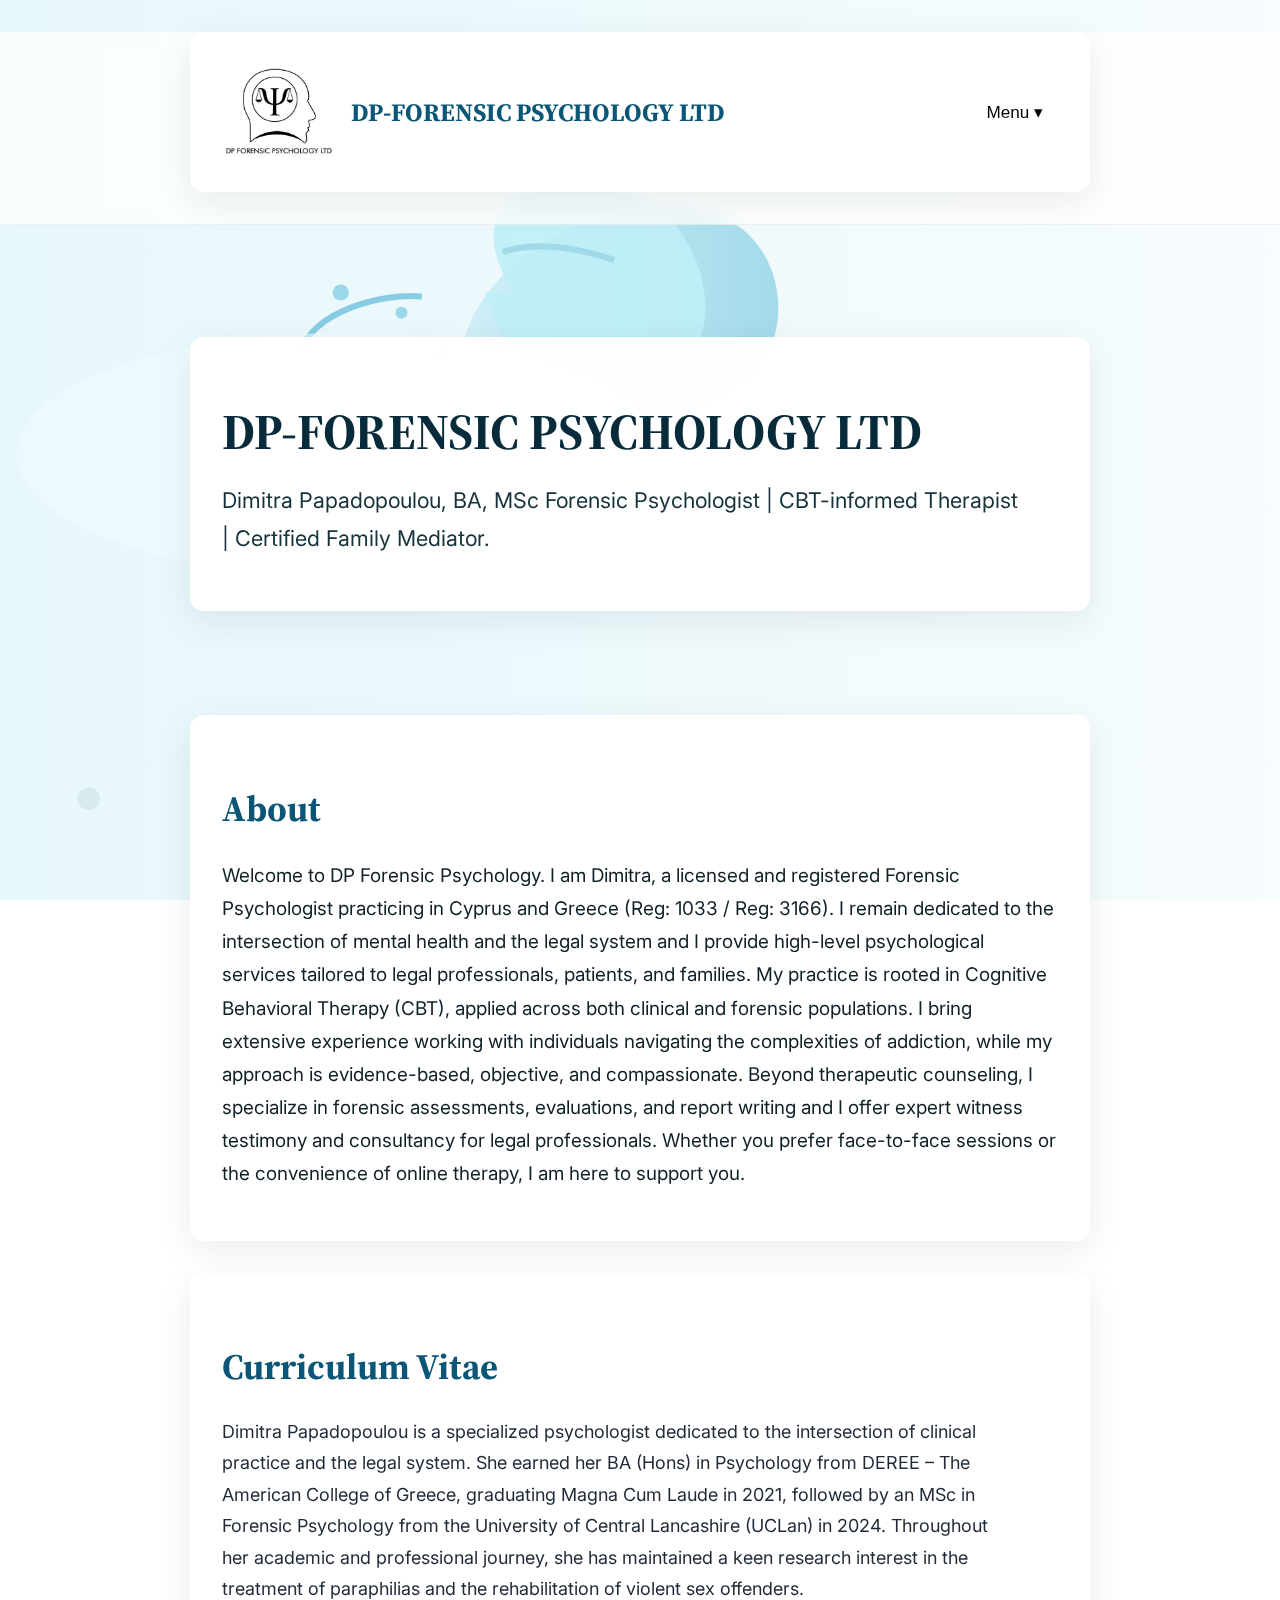
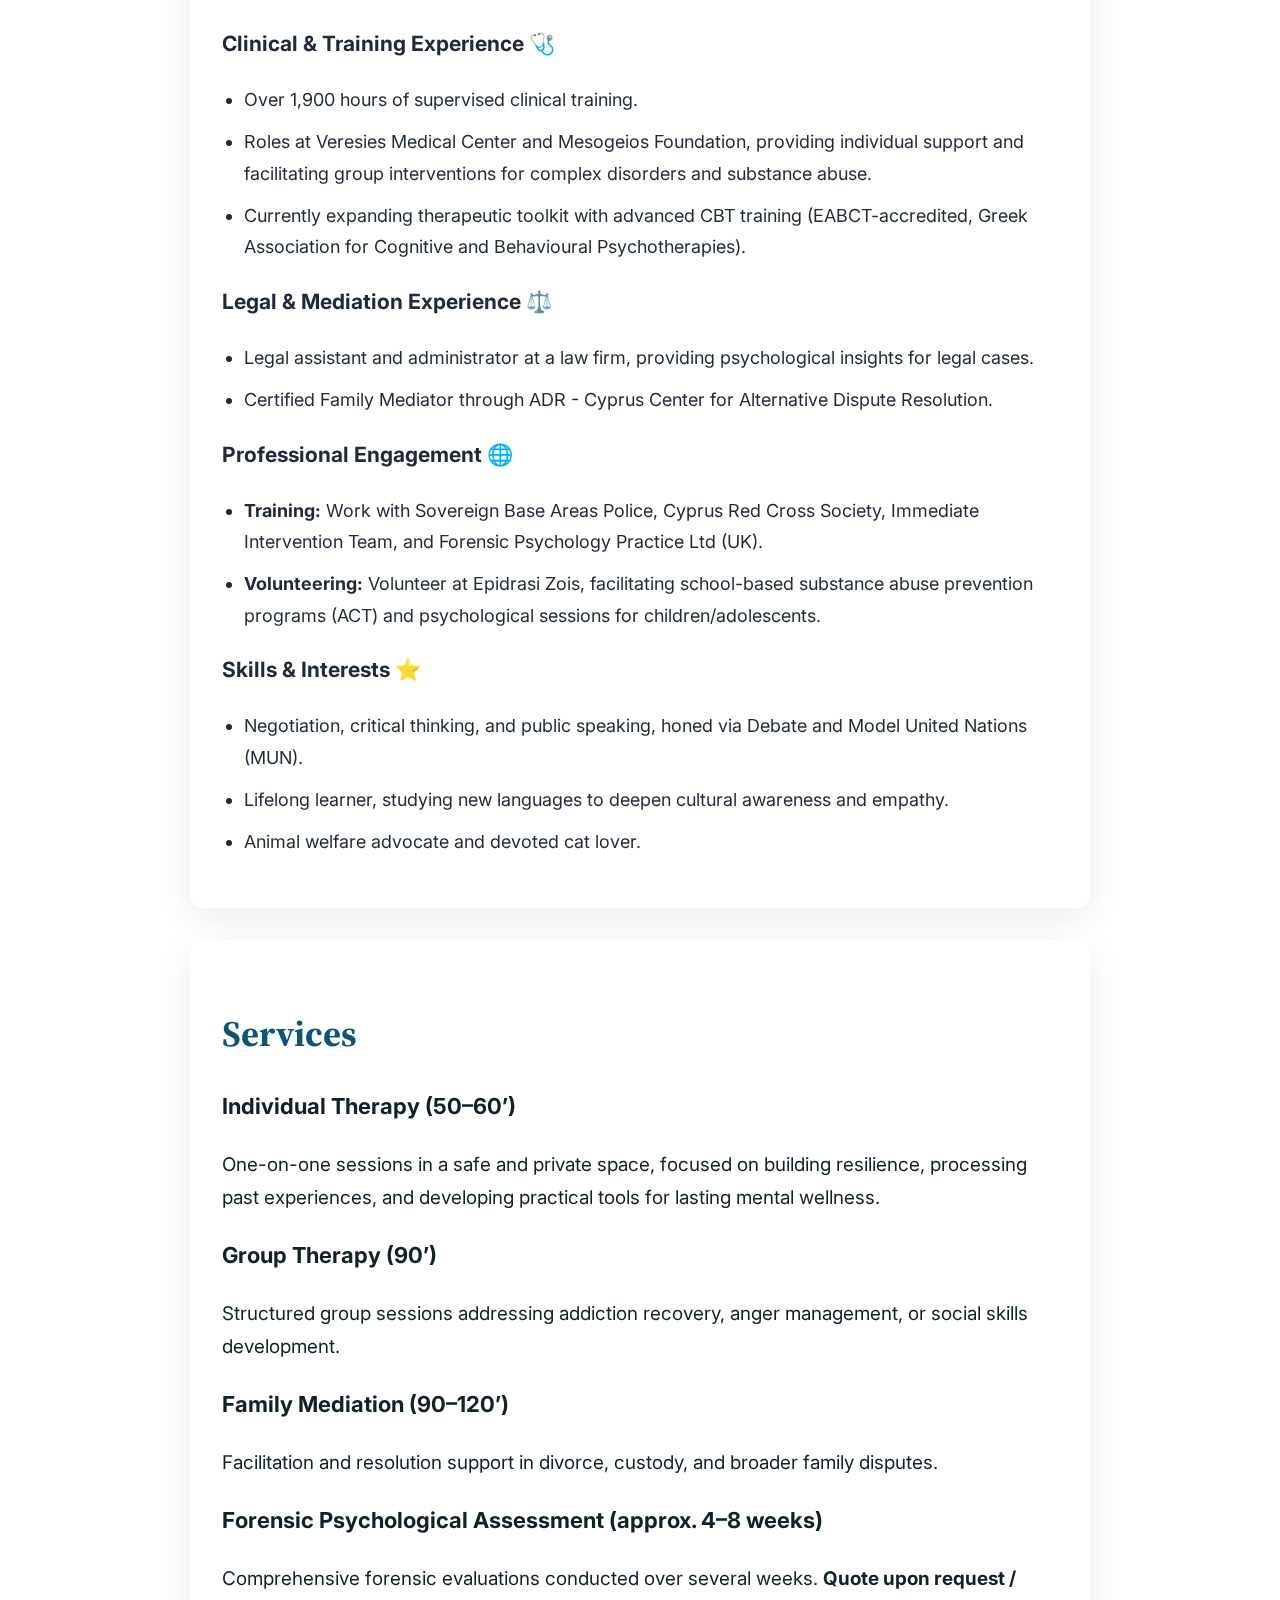
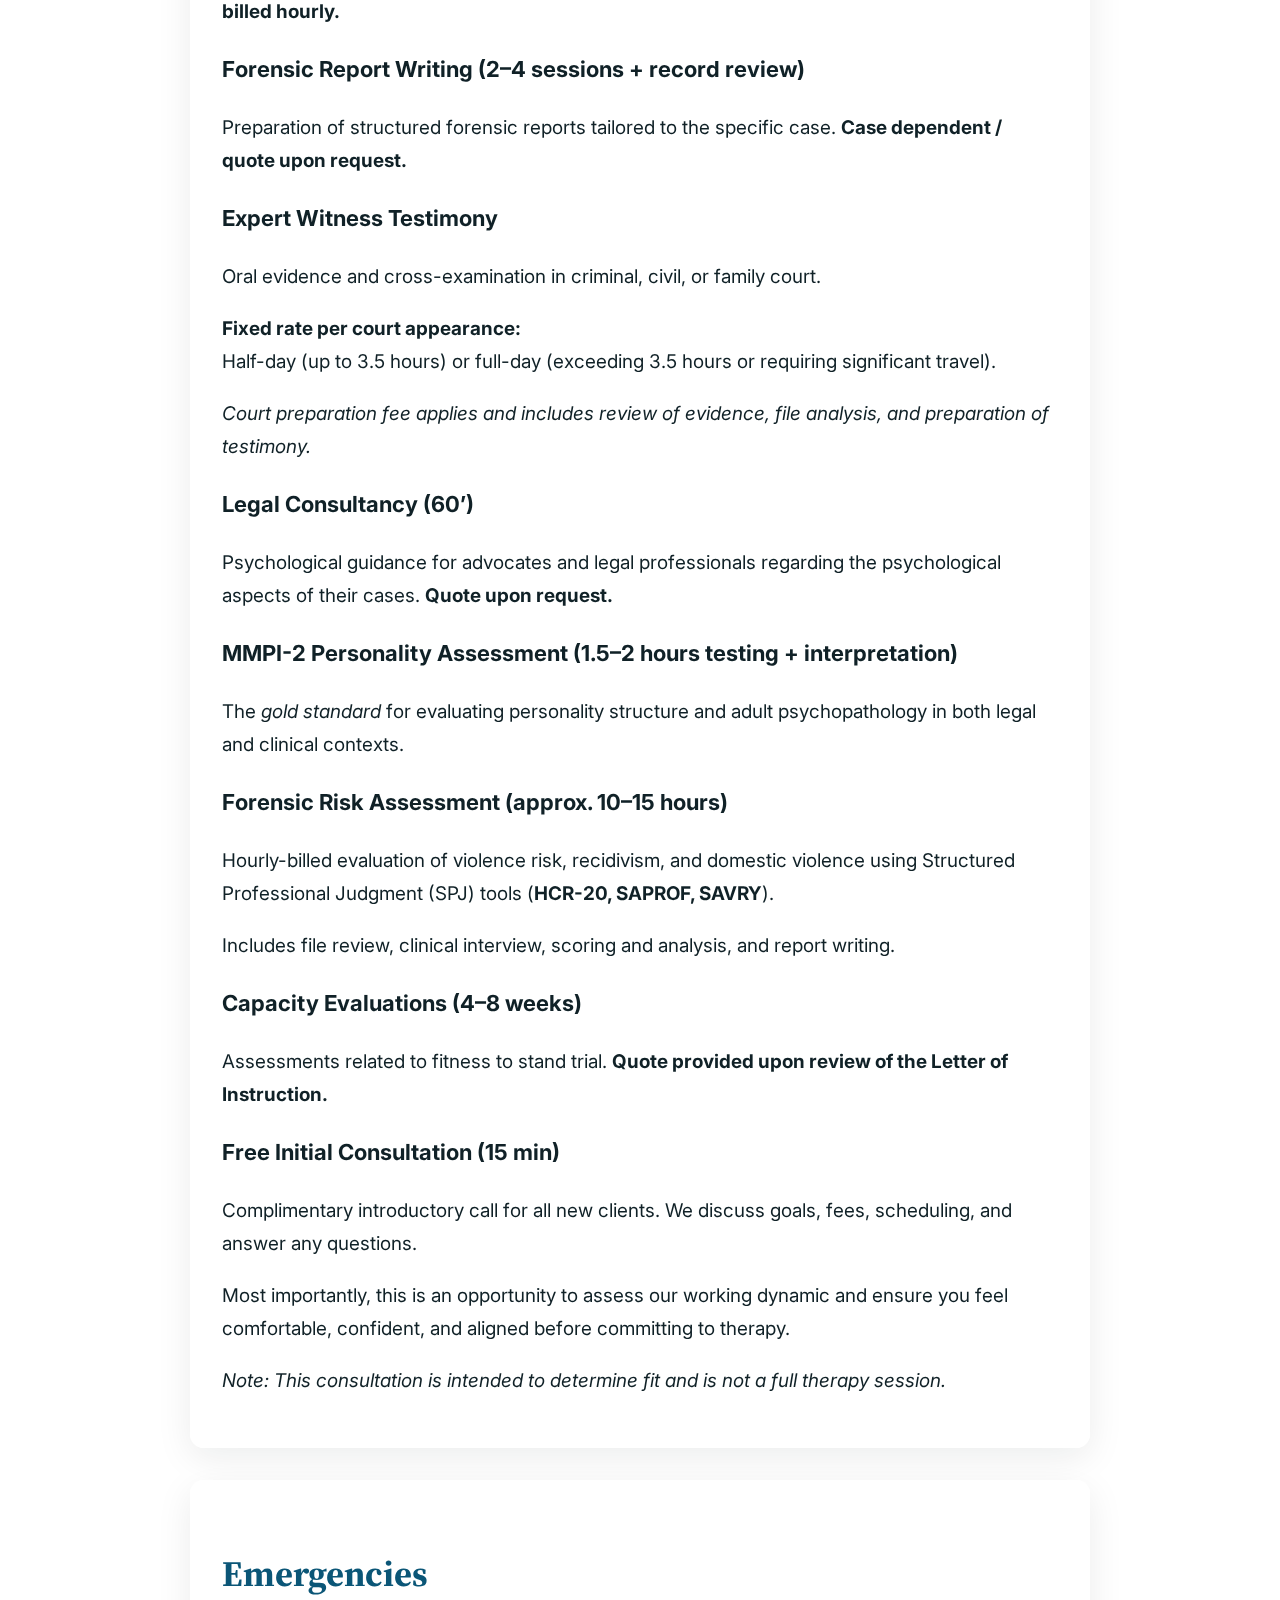
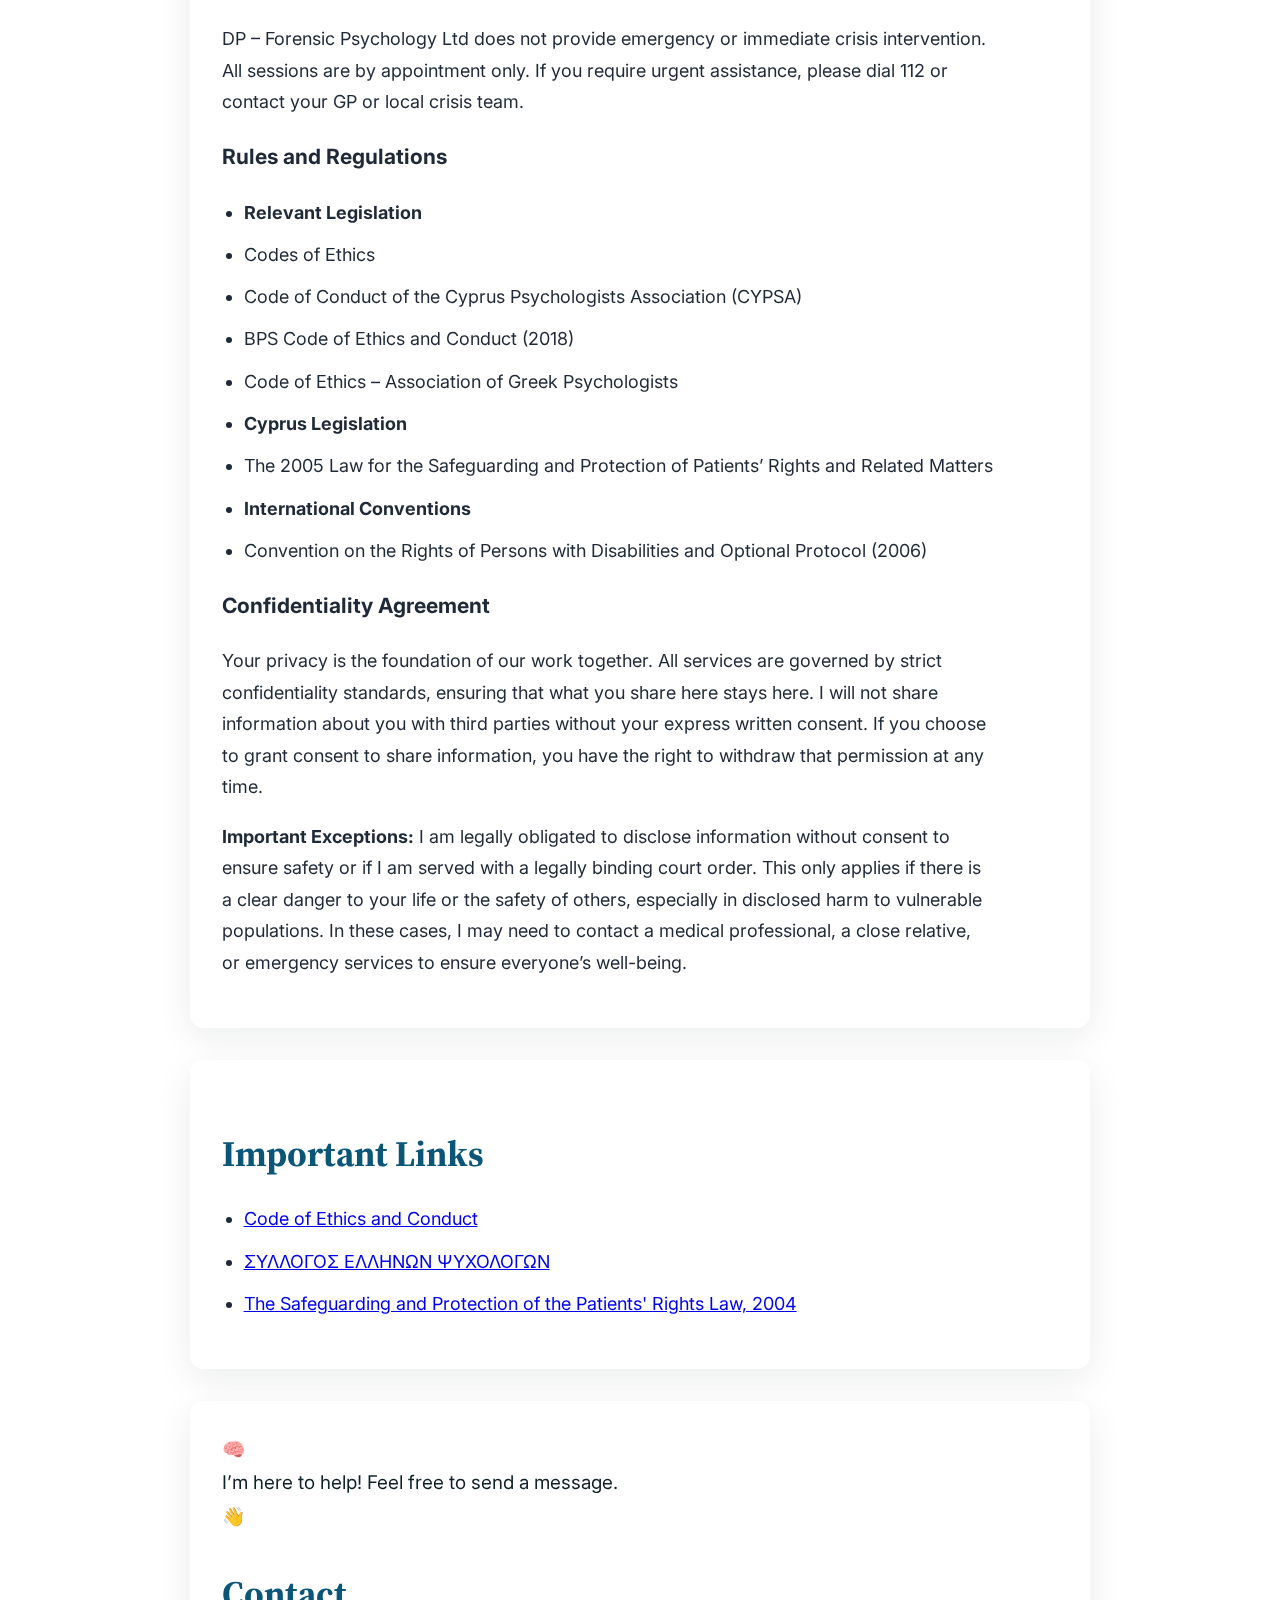
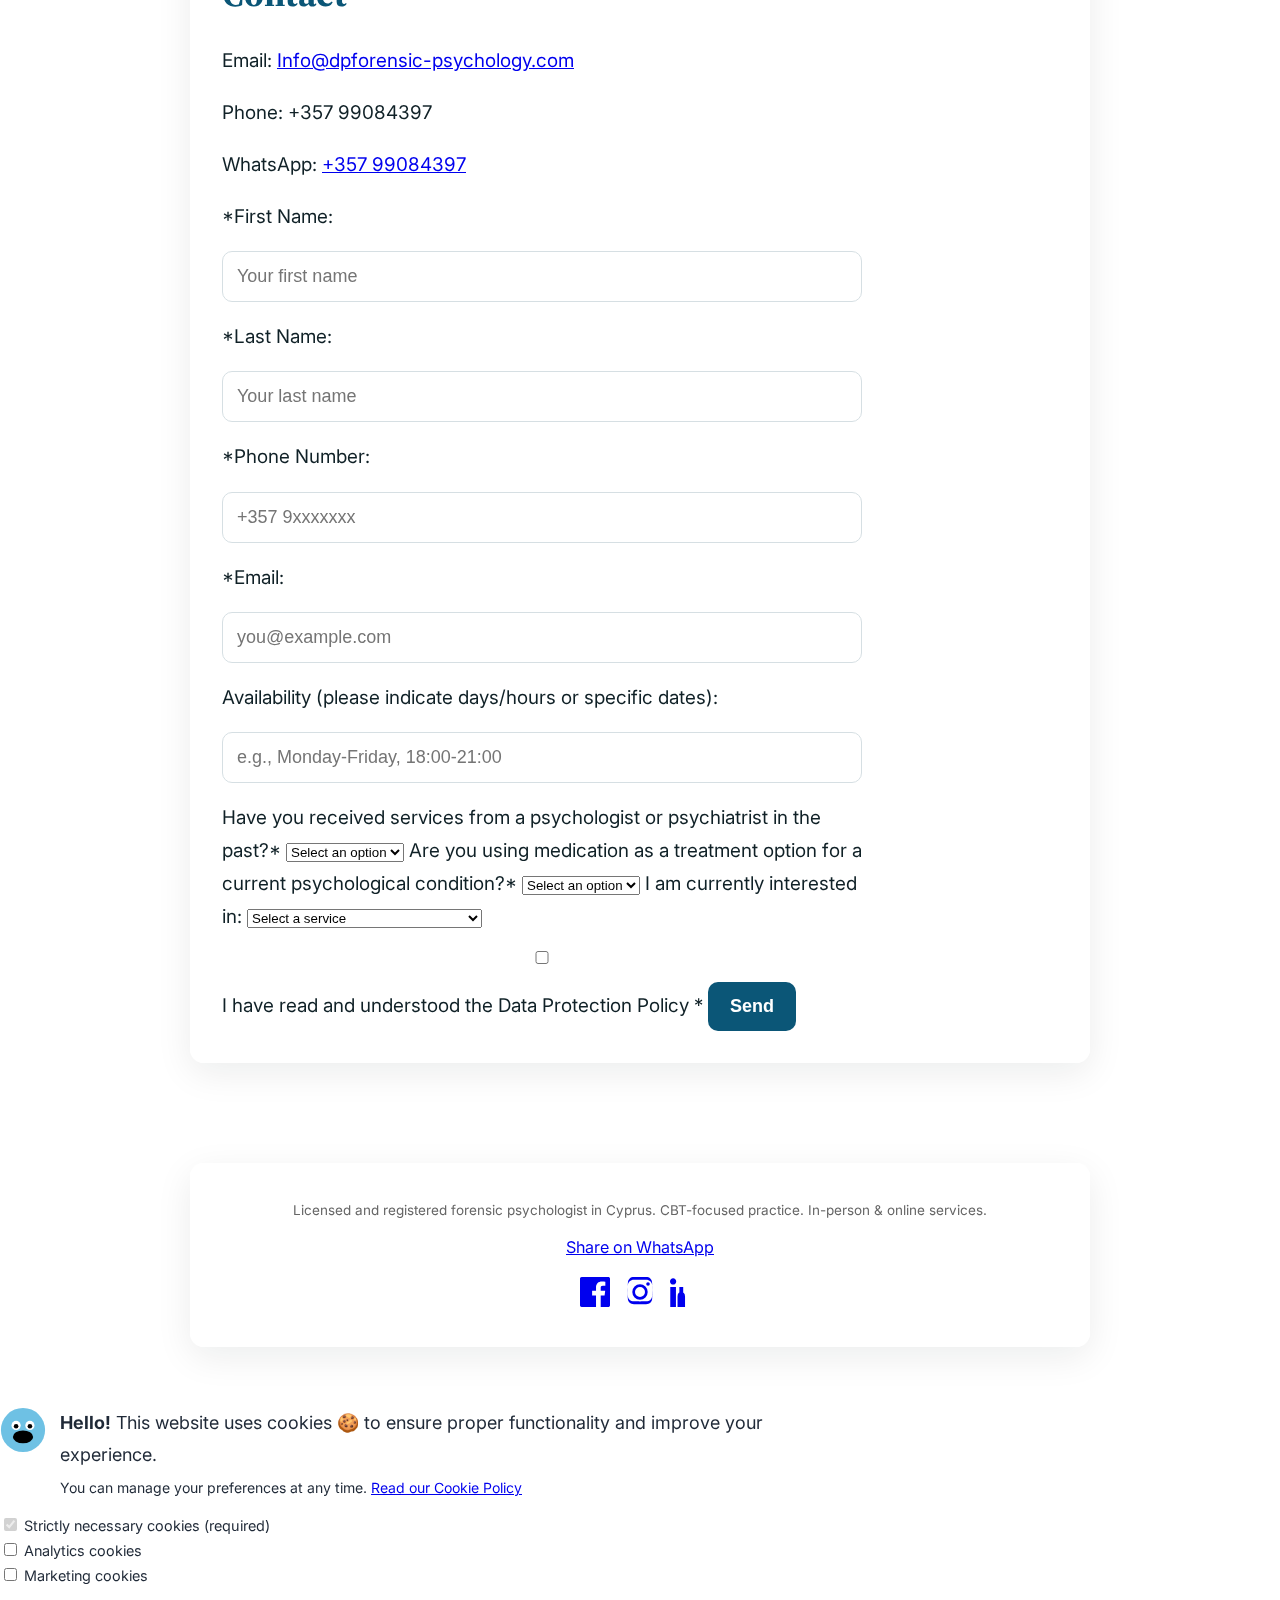
<file: index.html>
<!doctype html>
<html lang="en">
<head>
  <meta charset="utf-8">
  <meta name="viewport" content="width=device-width,initial-scale=1">
  <title>DP-FORENSIC PSYCHOLOGY LTD</title>
  <meta property="og:title" content="DP Forensic Psychology">
  <meta property="og:description" content="Licensed and registered forensic psychologist in Cyprus. CBT-focused therapy, forensic assessments, expert witness testimony. In-person & online services.">
  <meta property="og:type" content="website">
  <meta property="og:url" content="https://dppsy.netlify.app/">
  <meta property="og:image" content="https://dppsy.netlify.app/assets/social-thumb.svg">
  <meta name="twitter:card" content="summary_large_image">
  <meta name="twitter:title" content="DP Forensic Psychology">
  <meta name="twitter:description" content="Licensed and registered forensic psychologist in Cyprus. CBT-focused therapy, forensic assessments, expert witness testimony.">
  <meta name="twitter:image" content="https://dppsy.netlify.app/assets/social-thumb.svg">
  <link rel="image_src" href="https://dppsy.netlify.app/assets/social-thumb.svg">
  <link href="https://fonts.googleapis.com/css2?family=Inter:wght@300;400;600;700&display=swap" rel="stylesheet">
  <link rel="icon" href="assets/logo.png" type="image/png">
  <link rel="shortcut icon" href="assets/logo.png">
  <link href="https://fonts.googleapis.com/css2?family=Inter:wght@400;500;600&family=Source+Serif+4:wght@500;600;700&display=swap" rel="stylesheet">
  <link rel="stylesheet" href="styles.css">
  <link rel="preload" href="assets/brain-abstract.svg" as="image">
</head>
<body>
  <div class="bg-media" aria-hidden="true">
    <img src="assets/brain-abstract.svg" alt="Stylised brain background" loading="eager">
  </div>
  <header class="site-header">
    <div class="container header-inner">
      <div class="brand">
        <img src="assets/logo.jfif" alt="DP Forensic Psychology Logo" class="brand-icon">
        DP-FORENSIC PSYCHOLOGY LTD
      </div>

      <nav class="nav">
  <button id="menuBtn"
          class="menu-btn"
          aria-expanded="false"
          aria-haspopup="true">
    Menu ▾
  </button>

 <ul id="dropdown" class="dropdown" hidden>
  <li><a href="index.html">Home</a></li>
  <li><a href="index.html#cv">CV</a></li>
  <li><a href="index.html#services">Services</a></li>
  <li><a href="index.html#contact">Contact</a></li>
  <li><a href="index.html#emergencies">Emergencies</a></li>
  <li><a href="index.html#important-links">Important Links</a></li>
</ul>

</nav>

    </div>
  </header>

  <main>
    <section class="hero">
      <div class="container">
        <h1>DP-FORENSIC PSYCHOLOGY LTD</h1>
        <p>Dimitra Papadopoulou, BA, MSc 
Forensic Psychologist | CBT-informed Therapist | Certified Family Mediator.</p>
      </div>
    </section>

    <section id="about" class="container about">
      <h2>About</h2>
      <p>Welcome to DP Forensic Psychology. I am Dimitra, a licensed and registered Forensic Psychologist practicing in Cyprus and Greece (Reg: 1033 / Reg: 3166). I remain dedicated to the intersection of mental health and the legal system and I provide high-level psychological services tailored to legal professionals, patients, and families. 

My practice is rooted in Cognitive Behavioral Therapy (CBT), applied across both clinical and forensic populations. I bring extensive experience working with individuals navigating the complexities of addiction, while my approach is evidence-based, objective, and compassionate. 

Beyond therapeutic counseling, I specialize in forensic assessments, evaluations, and report writing and I offer expert witness testimony and consultancy for legal professionals.

Whether you prefer face-to-face sessions or the convenience of online therapy, I am here to support you.</p>
    </section>

    <section id="cv" class="container cv">
      <h2>Curriculum Vitae</h2>
      <p>Dimitra Papadopoulou is a specialized psychologist dedicated to the intersection of clinical practice and the legal system. She earned her BA (Hons) in Psychology from DEREE – The American College of Greece, graduating Magna Cum Laude in 2021, followed by an MSc in Forensic Psychology from the University of Central Lancashire (UCLan) in 2024. Throughout her academic and professional journey, she has maintained a keen research interest in the treatment of paraphilias and the rehabilitation of violent sex offenders.</p>

      <div class="cv-section">
        <h3>Clinical & Training Experience <span>🩺</span></h3>
        <ul>
          <li>Over 1,900 hours of supervised clinical training.</li>
          <li>Roles at Veresies Medical Center and Mesogeios Foundation, providing individual support and facilitating group interventions for complex disorders and substance abuse.</li>
          <li>Currently expanding therapeutic toolkit with advanced CBT training (EABCT-accredited, Greek Association for Cognitive and Behavioural Psychotherapies).</li>
        </ul>
      </div>

      <div class="cv-section">
        <h3>Legal & Mediation Experience <span>⚖️</span></h3>
        <ul>
          <li>Legal assistant and administrator at a law firm, providing psychological insights for legal cases.</li>
          <li>Certified Family Mediator through ADR - Cyprus Center for Alternative Dispute Resolution.</li>
        </ul>
      </div>

      <div class="cv-section">
  <h3>Professional Engagement <span>🌐</span></h3>
  <ul>
    <li><strong>Training:</strong> Work with Sovereign Base Areas Police, Cyprus Red Cross Society, Immediate Intervention Team, and Forensic Psychology Practice Ltd (UK).</li>
    <li><strong>Volunteering:</strong> Volunteer at Epidrasi Zois, facilitating school-based substance abuse prevention programs (ACT) and psychological sessions for children/adolescents.</li>
  </ul>
</div>


      <div class="cv-section">
        <h3>Skills & Interests <span>⭐</span></h3>
        <ul>
          <li>Negotiation, critical thinking, and public speaking, honed via Debate and Model United Nations (MUN).</li>
          <li>Lifelong learner, studying new languages to deepen cultural awareness and empathy.</li>
          <li>Animal welfare advocate and devoted cat lover.</li>
        </ul>
      </div>
    </section>

    <section id="services" class="container services">
      <h2>Services</h2>

      <div class="service-item">
        <h3>Individual Therapy <span>(50–60’)</span></h3>
        <p>One-on-one sessions in a safe and private space, focused on building resilience, processing past experiences, and developing practical tools for lasting mental wellness.</p>
      </div>

      <div class="service-item">
        <h3>Group Therapy <span>(90’)</span></h3>
        <p>Structured group sessions addressing addiction recovery, anger management, or social skills development.</p>
      </div>

      <div class="service-item">
        <h3>Family Mediation <span>(90–120’)</span></h3>
        <p>Facilitation and resolution support in divorce, custody, and broader family disputes.</p>
      </div>

      <div class="service-item">
        <h3>Forensic Psychological Assessment <span>(approx. 4–8 weeks)</span></h3>
        <p>Comprehensive forensic evaluations conducted over several weeks. <strong>Quote upon request / billed hourly.</strong></p>
      </div>

      <div class="service-item">
        <h3>Forensic Report Writing <span>(2–4 sessions + record review)</span></h3>
        <p>Preparation of structured forensic reports tailored to the specific case. <strong>Case dependent / quote upon request.</strong></p>
      </div>

      <div class="service-item">
        <h3>Expert Witness Testimony</h3>
        <p>Oral evidence and cross-examination in criminal, civil, or family court.</p>
        <p><strong>Fixed rate per court appearance:</strong><br>Half-day (up to 3.5 hours) or full-day (exceeding 3.5 hours or requiring significant travel).</p>
        <p><em>Court preparation fee applies and includes review of evidence, file analysis, and preparation of testimony.</em></p>
      </div>

      <div class="service-item">
        <h3>Legal Consultancy <span>(60’)</span></h3>
        <p>Psychological guidance for advocates and legal professionals regarding the psychological aspects of their cases. <strong>Quote upon request.</strong></p>
      </div>

      <div class="service-item">
        <h3>MMPI-2 Personality Assessment <span>(1.5–2 hours testing + interpretation)</span></h3>
        <p>The <em>gold standard</em> for evaluating personality structure and adult psychopathology in both legal and clinical contexts.</p>
      </div>

      <div class="service-item">
        <h3>Forensic Risk Assessment <span>(approx. 10–15 hours)</span></h3>
        <p>Hourly-billed evaluation of violence risk, recidivism, and domestic violence using Structured Professional Judgment (SPJ) tools (<strong>HCR-20, SAPROF, SAVRY</strong>).</p>
        <p>Includes file review, clinical interview, scoring and analysis, and report writing.</p>
      </div>

      <div class="service-item">
        <h3>Capacity Evaluations <span>(4–8 weeks)</span></h3>
        <p>Assessments related to fitness to stand trial. <strong>Quote provided upon review of the Letter of Instruction.</strong></p>
      </div>

      <div class="service-item highlight">
        <h3>Free Initial Consultation <span>(15 min)</span></h3>
        <p>Complimentary introductory call for all new clients. We discuss goals, fees, scheduling, and answer any questions.</p>
        <p>Most importantly, this is an opportunity to assess our working dynamic and ensure you feel comfortable, confident, and aligned before committing to therapy.</p>
        <p><em>Note: This consultation is intended to determine fit and is not a full therapy session.</em></p>
      </div>
    </section>

    <section id="emergencies" class="container emergencies">
      <h2>Emergencies</h2>
      <p>DP – Forensic Psychology Ltd does not provide emergency or immediate crisis intervention. All sessions are by appointment only. If you require urgent assistance, please dial 112 or contact your GP or local crisis team.</p>

      <h3>Rules and Regulations</h3>
      <ul>
        <li><strong>Relevant Legislation</strong></li>
        <li>Codes of Ethics</li>
        <li>Code of Conduct of the Cyprus Psychologists Association (CYPSA)</li>
        <li>BPS Code of Ethics and Conduct (2018)</li>
        <li>Code of Ethics – Association of Greek Psychologists</li>
        <li><strong>Cyprus Legislation</strong></li>
        <li>The 2005 Law for the Safeguarding and Protection of Patients’ Rights and Related Matters</li>
        <li><strong>International Conventions</strong></li>
        <li>Convention on the Rights of Persons with Disabilities and Optional Protocol (2006)</li>
      </ul>

      <h3>Confidentiality Agreement</h3>
      <p>Your privacy is the foundation of our work together. All services are governed by strict confidentiality standards, ensuring that what you share here stays here. I will not share information about you with third parties without your express written consent. If you choose to grant consent to share information, you have the right to withdraw that permission at any time.</p>
      <p><strong>Important Exceptions:</strong> I am legally obligated to disclose information without consent to ensure safety or if I am served with a legally binding court order. This only applies if there is a clear danger to your life or the safety of others, especially in disclosed harm to vulnerable populations. In these cases, I may need to contact a medical professional, a close relative, or emergency services to ensure everyone’s well-being.</p>
    </section>

    <section id="important-links" class="container important-links">
      <h2>Important Links</h2>
      <ul>
        <li><a href="https://www.bps.org.uk/guideline/code-ethics-and-conduct" target="_blank" rel="noopener noreferrer">Code of Ethics and Conduct</a></li>
        <li><a href="https://seps.gr/epaggelmatika/kodiakas-deontologias/" target="_blank" rel="noopener noreferrer">ΣΥΛΛΟΓΟΣ ΕΛΛΗΝΩΝ ΨΥΧΟΛΟΓΩΝ</a></li>
        <li><a href="https://web.archive.org/web/20211016154440/http://www.bioethics.gov.cy/Moh/cnbc/cnbc.nsf/All/745717D26F068582C2257CCA003B350F/$file/Patients%20Rights%20Law-English%20translation.pdf" target="_blank" rel="noopener noreferrer">The Safeguarding and Protection of the Patients' Rights Law, 2004</a></li>
      </ul>
    </section>

    <section id="contact" class="container contact">
      <div class="form-helper">
        <div class="character">🧠</div>
        <span>I’m here to help! Feel free to send a message.</span>
        <div class="hand">👋</div>
      </div>

      <h2>Contact</h2>
      <p>Email: <a href="mailto:Info@dpforensic-psychology.com">Info@dpforensic-psychology.com</a></p>
      <p>Phone: +357 99084397</p>
      <p>WhatsApp: <a href="https://wa.me/+35799084397?text=Hello%20I%20would%20like%20to%20inquire%20about%20your%20services" target="_blank" rel="noopener noreferrer">+357 99084397</a></p>

      <form action="https://formspree.io/f/xbdrdyjp" method="POST" id="contactForm" class="contact-form">
        <label>*First Name:
          <input type="text" name="first_name" placeholder="Your first name" required>
        </label>

        <label>*Last Name:
          <input type="text" name="last_name" placeholder="Your last name" required>
        </label>

        <label>*Phone Number:
          <input type="tel" name="phone" placeholder="+357 9xxxxxxx" required>
        </label>

        <label>*Email:
          <input type="email" name="email" placeholder="you@example.com" required>
        </label>

        <label>Availability (please indicate days/hours or specific dates):
          <input type="text" name="availability" placeholder="e.g., Monday-Friday, 18:00-21:00" required>
        </label>

        <label>Have you received services from a psychologist or psychiatrist in the past?*
          <select name="previous_services" required>
            <option value="">Select an option</option>
            <option value="yes">Yes</option>
            <option value="no">No</option>
          </select>
        </label>

        <label>Are you using medication as a treatment option for a current psychological condition?*
          <select name="medication" required>
            <option value="">Select an option</option>
            <option value="yes">Yes</option>
            <option value="no">No</option>
          </select>
        </label>

        <label>I am currently interested in:
          <select name="service_interest" required>
            <option value="">Select a service</option>
            <option value="Individual Therapy">Individual Therapy</option>
            <option value="Group Therapy">Group Therapy</option>
            <option value="Family Mediation">Family Mediation</option>
            <option value="Forensic Psychological Assessment">Forensic Psychological Assessment</option>
            <option value="Forensic Report Writing">Forensic Report Writing</option>
            <option value="Expert Witness Testimony">Expert Witness Testimony</option>
            <option value="Legal Consultancy">Legal Consultancy</option>
            <option value="MMPI-2 Personality Assessment">MMPI-2 Personality Assessment</option>
            <option value="Forensic Risk Assessment">Forensic Risk Assessment</option>
            <option value="Capacity Evaluations">Capacity Evaluations</option>
            <option value="Free Initial Consultation">Free Initial Consultation</option>
          </select>
        </label>

        <label>
          <input type="checkbox" name="data_protection" required>
          I have read and understood the Data Protection Policy *
        </label>

        <button type="submit">Send</button>
      </form>
    </section>
  </main>

  <footer class="site-footer">
    <div class="container">
      <small>Licensed and registered forensic psychologist in Cyprus. CBT-focused practice. In-person &amp; online services.</small>
      <div class="share" style="margin-top:10px">
        <a class="share-btn whatsapp-btn" href="https://api.whatsapp.com/send?text=Check%20out%20DP%20Forensic%20Psychology%20-%20https://dppsy.netlify.app/" target="_blank" rel="noopener noreferrer">Share on WhatsApp</a>
      </div>

      <div class="social-icons" style="margin-top:15px; display:flex; gap:15px;">
        <!-- Facebook -->
        <a href="https://www.facebook.com/share/172s3fMca4/?mibextid=wwXIfr" aria-label="Facebook" target="_blank" rel="noopener noreferrer">
          <svg class="social-icon" xmlns="http://www.w3.org/2000/svg" viewBox="0 0 24 24" fill="currentColor">
            <path d="M22.675 0h-21.35C.596 0 0 .597 0 1.333v21.334C0 23.404.596 24 1.325 24H12.82v-9.294H9.692V11.04h3.128V8.413c0-3.1 1.894-4.788 4.659-4.788 1.325 0 2.464.099 2.796.143v3.24h-1.918c-1.504 0-1.794.716-1.794 1.763v2.31h3.587l-.467 3.666h-3.12V24h6.116c.73 0 1.324-.596 1.324-1.333V1.333C24 .597 23.404 0 22.675 0z"/>
          </svg>
        </a>

        <!-- Instagram -->
        <a href="https://www.instagram.com/dp.forensicpsychology" aria-label="Instagram" target="_blank" rel="noopener noreferrer">
          <svg class="social-icon" xmlns="http://www.w3.org/2000/svg" viewBox="0 0 24 24" fill="currentColor">
            <path d="M12 2.163c3.204 0 3.584.012 4.85.07 1.366.062 2.633.342 3.608 1.317.975.975 1.255 2.242 1.317 3.608.058 1.266.07 1.646.07 4.85s-.012 3.584-.07 4.85c-.062 1.366-.342 2.633-1.317 3.608-.975.975-2.242 1.255-3.608 1.317-1.266.058-1.646.07-4.85.07s-3.584-.012-4.85-.07c-1.366-.062-2.633-.342-3.608-1.317-.975-.975-1.255-2.242-1.317-3.608C2.175 15.747 2.163 15.367 2.163 12s.012-3.584.07-4.85c.062-1.366.342-2.633 1.317-3.608.975-.975 2.242-1.255 3.608-1.317C8.416 2.175 8.796 2.163 12 2.163zm0-2.163C8.741 0 8.332.013 7.052.072 5.772.131 4.602.37 3.604 1.368 2.606 2.366 2.367 3.536 2.308 4.816 2.249 6.096 2.236 6.505 2.236 9.764s.013 3.668.072 4.948c.059 1.28.298 2.45 1.296 3.448.998.998 2.168 1.237 3.448 1.296 1.28.059 1.689.072 4.948.072s3.668-.013 4.948-.072c1.28-.059 2.45-.298 3.448-1.296.998-.998 1.237-2.168 1.296-3.448.059-1.28.072-1.689.072-4.948s-.013-3.668-.072-4.948c-.059-1.28-.298-2.45-1.296-3.448C19.398.37 18.228.131 16.948.072 15.668.013 15.259 0 12 0z"/>
            <path d="M12 5.838a6.162 6.162 0 1 0 0 12.324 6.162 6.162 0 0 0 0-12.324zm0 10.162a3.999 3.999 0 1 1 0-7.998 3.999 3.999 0 0 1 0 7.998z"/>
            <circle cx="18.406" cy="5.594" r="1.44"/>
          </svg>
        </a>

        <!-- LinkedIn -->
        <a href="https://www.linkedin.com/in/dpappsy?utm_source=share&utm_campaign=share_via&utm_content=profile&utm_medium=ios_app" aria-label="LinkedIn" target="_blank" rel="noopener noreferrer">
          <svg class="social-icon" xmlns="http://www.w3.org/2000/svg" viewBox="0 0 24 24" fill="currentColor">
            <path d="M4.98 3.5c0 1.38-1.11 2.5-2.48 2.5S0 4.88 0 3.5 1.11 1 2.5 1s2.48 1.12 2.48 2.5zM.22 24h4.53V7.97H.22V24zM7.5 7.97V24h4.53v-8.5c0-4.72-6-5.1-6 0V24h4.53V7.97H7.5z"/>
          </svg>
        </a>
      </div>
    </div>
  </footer>

 <!-- COOKIE BANNER -->
<div class="cookie-banner" id="cookieBanner">
  <div class="cookie-container">

    <div style="display:flex; gap:14px; align-items:flex-start;">
      <!-- Cookie Monster -->
      <div aria-hidden="true" style="flex-shrink:0">
        <svg width="46" height="46" viewBox="0 0 100 100">
          <circle cx="50" cy="50" r="48" fill="#6ec1e4"/>
          <circle cx="35" cy="40" r="10" fill="#fff"/>
          <circle cx="65" cy="40" r="10" fill="#fff"/>
          <circle cx="35" cy="42" r="5" fill="#000"/>
          <circle cx="65" cy="42" r="5" fill="#000"/>
          <ellipse cx="50" cy="65" rx="22" ry="14" fill="#000"/>
        </svg>
      </div>

      <div>
        <p style="margin:0 0 6px 0;">
          <strong>Hello!</strong> This website uses cookies 🍪 to ensure proper functionality and improve your experience.
        </p>
        <p style="margin:0; font-size:0.78rem;">
          You can manage your preferences at any time.  
          <a href="cookie-policy.html" target="_blank" rel="noopener noreferrer">Read our Cookie Policy</a>
        </p>
      </div>
    </div>

    <div style="margin-top:12px; font-size:0.8rem;">
      <label>
        <input type="checkbox" checked disabled>
        Strictly necessary cookies (required)
      </label><br>

      <label>
        <input type="checkbox" id="analyticsCookies">
        Analytics cookies
      </label><br>

      <label>
        <input type="checkbox" id="marketingCookies">
        Marketing cookies
      </label>
    </div>

    <div class="cookie-buttons" style="margin-top:12px;">
      <button class="btn accept-all" id="acceptAllCookies">Accept all</button>
      <button class="btn save-settings" id="saveCookieSettings">Save preferences</button>
      <button class="btn reject-all" id="rejectAllCookies">Reject non-essential</button>
    </div>

  </div>
</div>


  <script>
  const cookieBanner = document.getElementById('cookieBanner');
  const acceptAll = document.getElementById('acceptAllCookies');
  const rejectAll = document.getElementById('rejectAllCookies');
  const saveSettings = document.getElementById('saveCookieSettings');

  const analytics = document.getElementById('analyticsCookies');
  const marketing = document.getElementById('marketingCookies');

  if (!localStorage.getItem('cookieConsent')) {
    cookieBanner.style.display = 'block';
  }

  acceptAll.addEventListener('click', () => {
    localStorage.setItem('cookieConsent', JSON.stringify({
      necessary: true,
      analytics: true,
      marketing: true
    }));
    cookieBanner.style.display = 'none';
  });

  rejectAll.addEventListener('click', () => {
    localStorage.setItem('cookieConsent', JSON.stringify({
      necessary: true,
      analytics: false,
      marketing: false
    }));
    cookieBanner.style.display = 'none';
  });

  saveSettings.addEventListener('click', () => {
    localStorage.setItem('cookieConsent', JSON.stringify({
      necessary: true,
      analytics: analytics.checked,
      marketing: marketing.checked
    }));
    cookieBanner.style.display = 'none';
  });
</script>
<script src="script.js"></script>
</body>
</html>
</file>
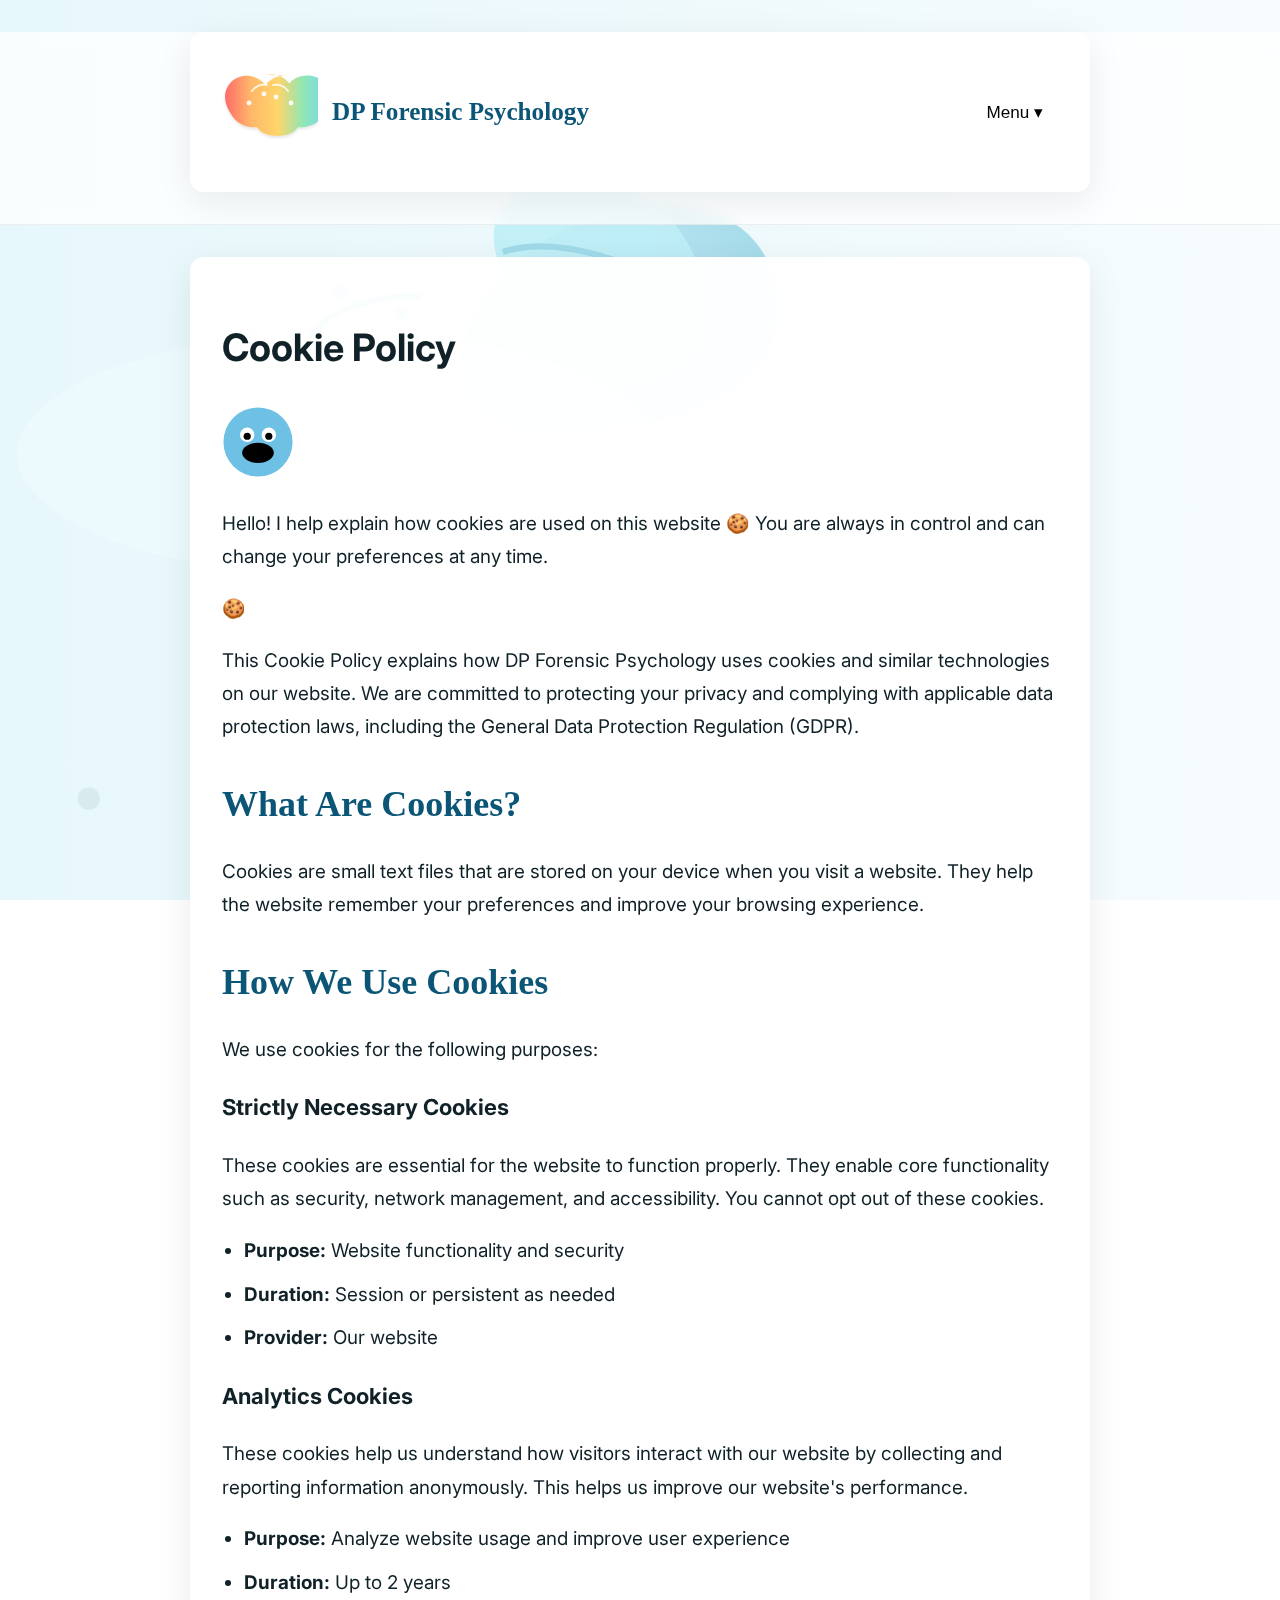
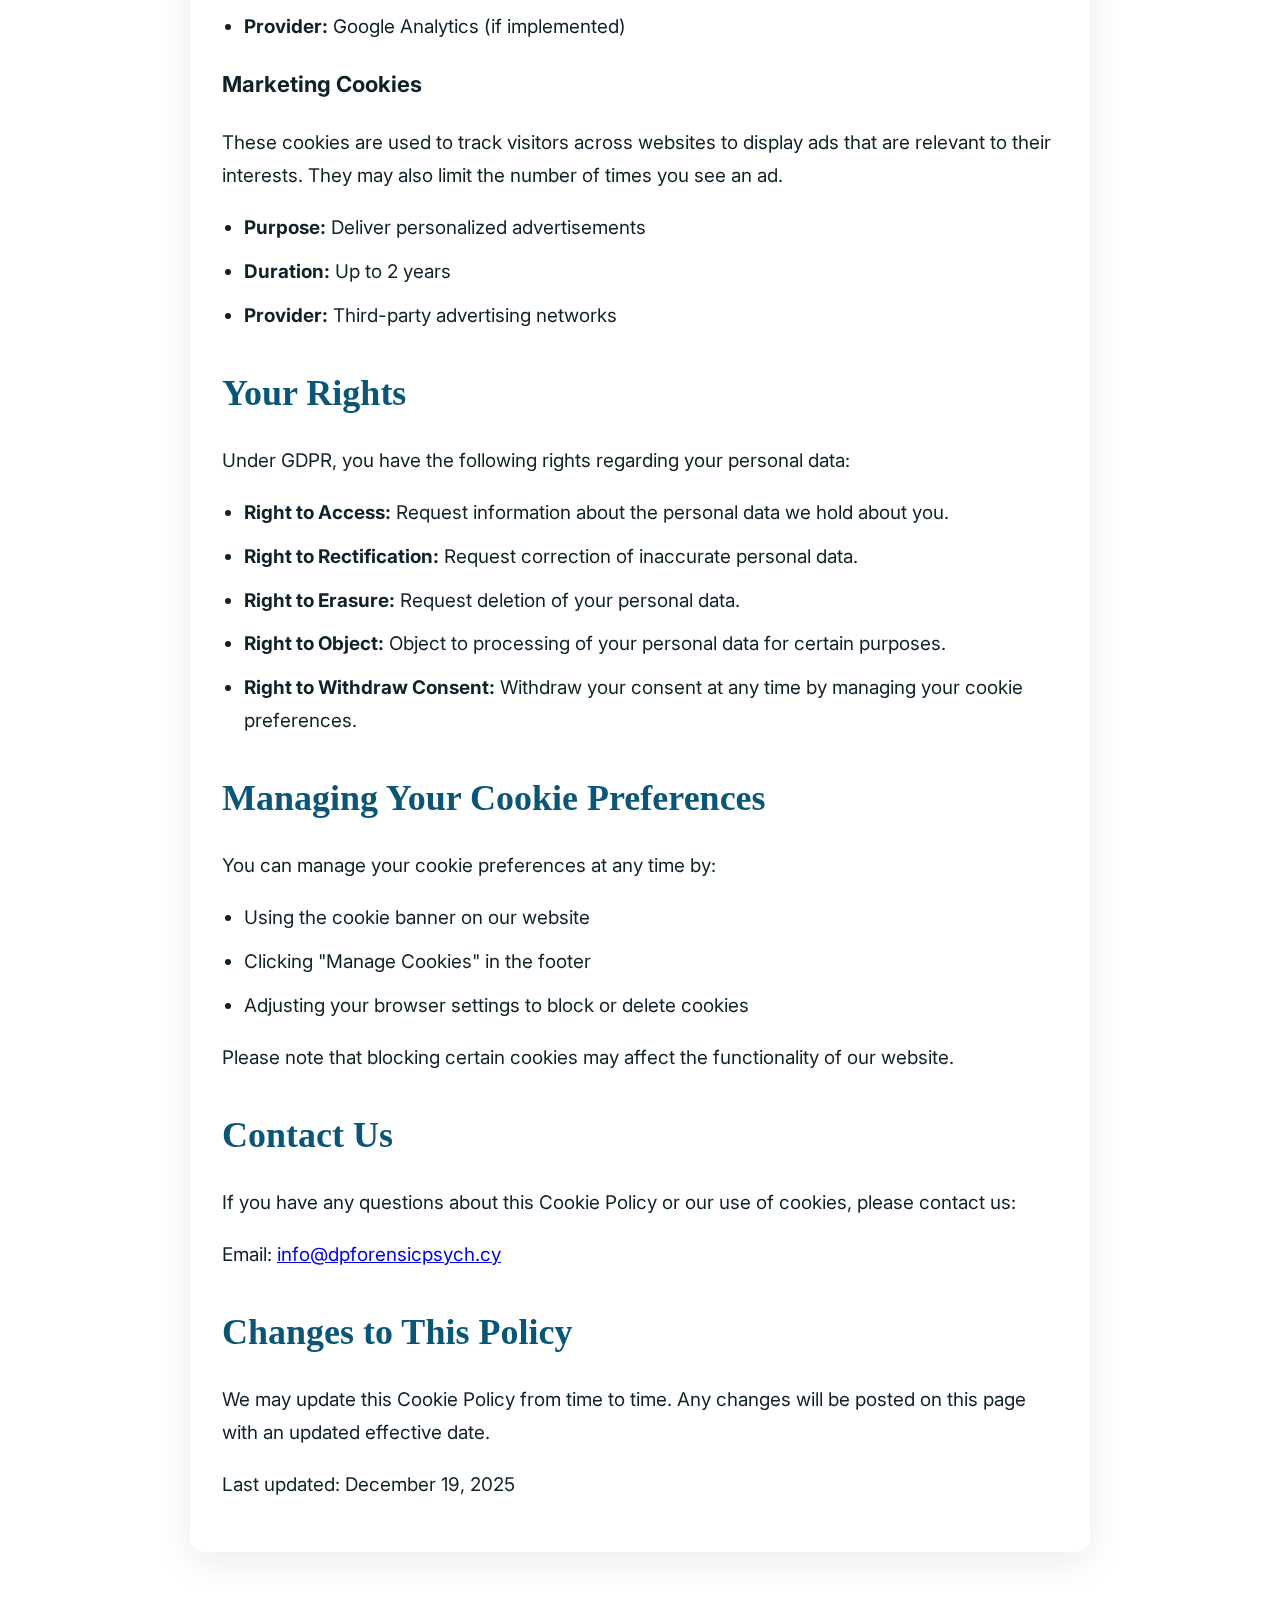
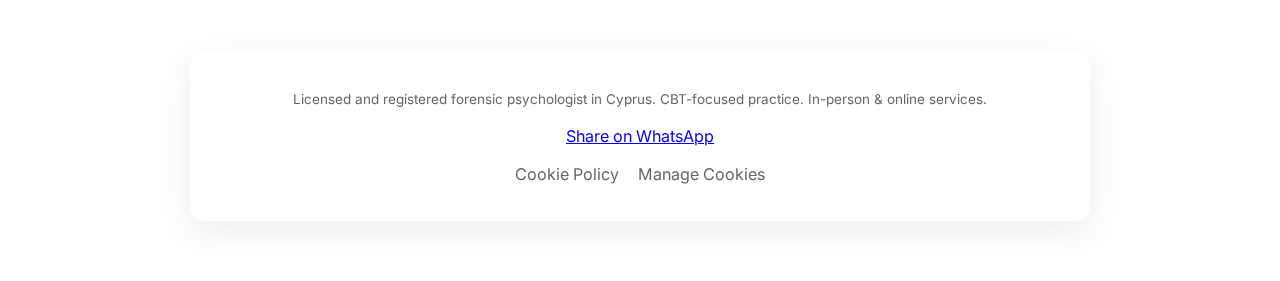
<file: cookie-policy.html>
<!doctype html>
<html lang="en">
<head>
  <meta charset="utf-8">
  <meta name="viewport" content="width=device-width,initial-scale=1">
  <title>Cookie Policy - DP Forensic Psychology</title>
  <link href="https://fonts.googleapis.com/css2?family=Inter:wght@300;400;600;700&display=swap" rel="stylesheet">
  <link rel="icon" href="assets/favicon.svg" type="image/svg+xml">
  <link rel="shortcut icon" href="assets/favicon.svg">
  <link rel="stylesheet" href="styles.css">
  <link rel="preload" href="assets/brain-abstract.svg" as="image">
</head>
<body>
  <div class="bg-media" aria-hidden="true">
    <img src="assets/brain-abstract.svg" alt="Stylised brain background" loading="eager">
  </div>
  <header class="site-header">
    <div class="container header-inner">
      <div class="brand"><img src="assets/favicon.svg" alt="DP" class="brand-icon">DP Forensic Psychology</div>
      <nav class="nav">
        <button id="menuBtn" class="menu-btn" aria-expanded="false">Menu ▾</button>
        <ul id="dropdown" class="dropdown" hidden>
          <li><a href="index.html">Home</a></li>
          <li><a href="cv.html">CV</a></li>
          <li><a href="index.html#services">Services</a></li>
          <li><a href="index.html#contact">Contact</a></li>
        </ul>
      </nav>
    </div>
  </header>

  <main>
    <section class="about">
      <div class="container">
        
        <h1>Cookie Policy</h1>
        <div class="cookie-monster" role="img" aria-label="Friendly cookie character explaining cookie usage">
  <svg width="72" height="72" viewBox="0 0 100 100" aria-hidden="true">
    <circle cx="50" cy="50" r="48" fill="#6ec1e4"/>
    <circle cx="35" cy="40" r="10" fill="#fff"/>
    <circle cx="65" cy="40" r="10" fill="#fff"/>
    <circle cx="35" cy="42" r="5" fill="#000"/>
    <circle cx="65" cy="42" r="5" fill="#000"/>
    <ellipse cx="50" cy="65" rx="22" ry="14" fill="#000"/>
  </svg>

  <div>
    <p>
      Hello! I help explain how cookies are used on this website 🍪  
      You are always in control and can change your preferences at any time.
    </p>
  </div>

  <div class="cookie">🍪</div>
</div>


        <p>This Cookie Policy explains how DP Forensic Psychology uses cookies and similar technologies on our website. We are committed to protecting your privacy and complying with applicable data protection laws, including the General Data Protection Regulation (GDPR).</p>

        <h2>What Are Cookies?</h2>
        <p>Cookies are small text files that are stored on your device when you visit a website. They help the website remember your preferences and improve your browsing experience.</p>

        <h2>How We Use Cookies</h2>
        <p>We use cookies for the following purposes:</p>

        <h3>Strictly Necessary Cookies</h3>
        <p>These cookies are essential for the website to function properly. They enable core functionality such as security, network management, and accessibility. You cannot opt out of these cookies.</p>
        <ul>
          <li><strong>Purpose:</strong> Website functionality and security</li>
          <li><strong>Duration:</strong> Session or persistent as needed</li>
          <li><strong>Provider:</strong> Our website</li>
        </ul>

        <h3>Analytics Cookies</h3>
        <p>These cookies help us understand how visitors interact with our website by collecting and reporting information anonymously. This helps us improve our website's performance.</p>
        <ul>
          <li><strong>Purpose:</strong> Analyze website usage and improve user experience</li>
          <li><strong>Duration:</strong> Up to 2 years</li>
          <li><strong>Provider:</strong> Google Analytics (if implemented)</li>
        </ul>

        <h3>Marketing Cookies</h3>
        <p>These cookies are used to track visitors across websites to display ads that are relevant to their interests. They may also limit the number of times you see an ad.</p>
        <ul>
          <li><strong>Purpose:</strong> Deliver personalized advertisements</li>
          <li><strong>Duration:</strong> Up to 2 years</li>
          <li><strong>Provider:</strong> Third-party advertising networks</li>
        </ul>

        <h2>Your Rights</h2>
        <p>Under GDPR, you have the following rights regarding your personal data:</p>
        <ul>
          <li><strong>Right to Access:</strong> Request information about the personal data we hold about you.</li>
          <li><strong>Right to Rectification:</strong> Request correction of inaccurate personal data.</li>
          <li><strong>Right to Erasure:</strong> Request deletion of your personal data.</li>
          <li><strong>Right to Object:</strong> Object to processing of your personal data for certain purposes.</li>
          <li><strong>Right to Withdraw Consent:</strong> Withdraw your consent at any time by managing your cookie preferences.</li>
        </ul>

        <h2>Managing Your Cookie Preferences</h2>
        <p>You can manage your cookie preferences at any time by:</p>
        <ul>
          <li>Using the cookie banner on our website</li>
          <li>Clicking "Manage Cookies" in the footer</li>
          <li>Adjusting your browser settings to block or delete cookies</li>
        </ul>
        <p>Please note that blocking certain cookies may affect the functionality of our website.</p>

        <h2>Contact Us</h2>
        <p>If you have any questions about this Cookie Policy or our use of cookies, please contact us:</p>
        <p>Email: <a href="mailto:info@dpforensicpsych.cy">info@dpforensicpsych.cy</a></p>

        <h2>Changes to This Policy</h2>
        <p>We may update this Cookie Policy from time to time. Any changes will be posted on this page with an updated effective date.</p>
        <p>Last updated: December 19, 2025</p>
      </div>
    </section>
  </main>

  <footer class="site-footer">
    <div class="container">
      <small>Licensed and registered forensic psychologist in Cyprus. CBT-focused practice. In-person &amp; online services.</small>
      <div class="share" style="margin-top:10px">
        <a class="share-btn whatsapp-btn" href="https://api.whatsapp.com/send?text=Check%20out%20DP%20Forensic%20Psychology%20-%20https://dppsy.netlify.app/" target="_blank" rel="noopener noreferrer">Share on WhatsApp</a>
      </div>
      <div class="footer-links" style="margin-top:10px">
        <a href="cookie-policy.html" style="color: var(--muted); text-decoration: none; margin-right: 15px;">Cookie Policy</a>
        <a href="#" id="manage-cookies" style="color: var(--muted); text-decoration: none;">Manage Cookies</a>
      </div>
    </div>
  </footer>

  <script src="script.js"></script>
</body>
</html>
</file>
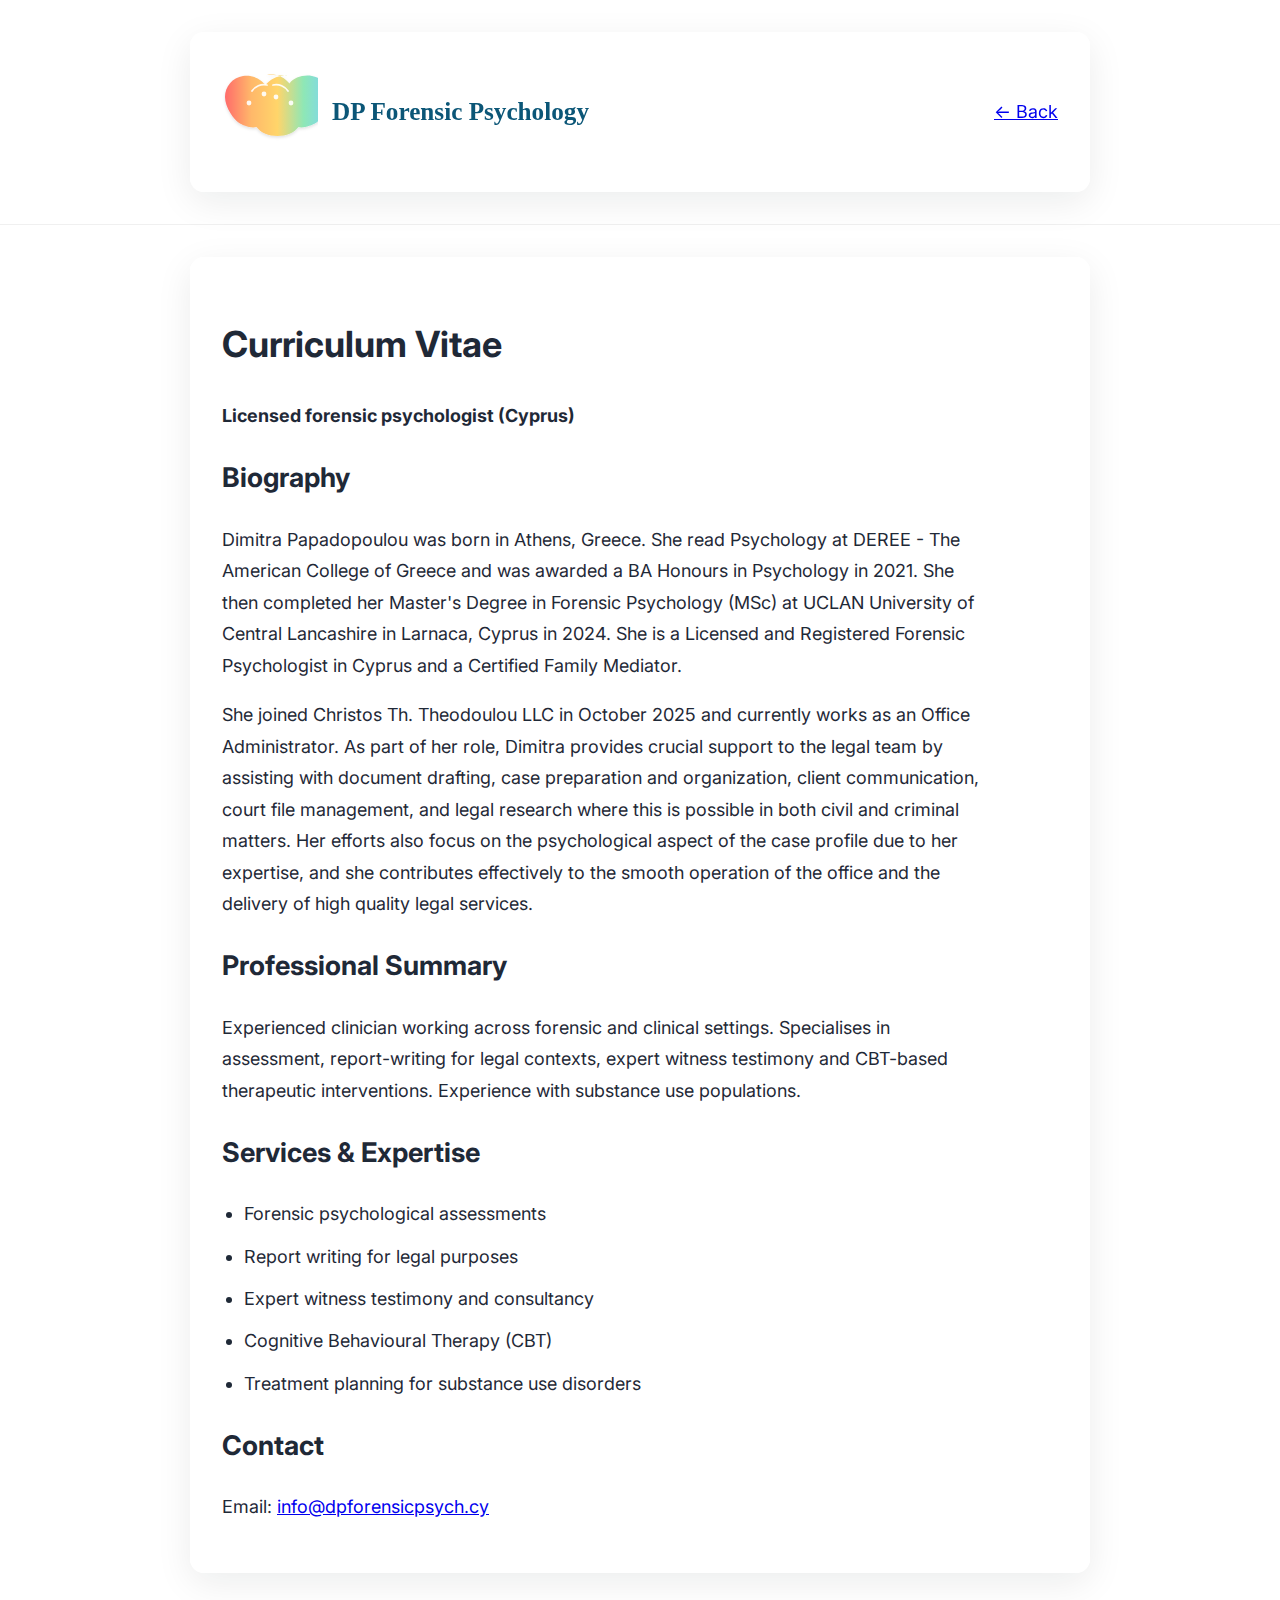
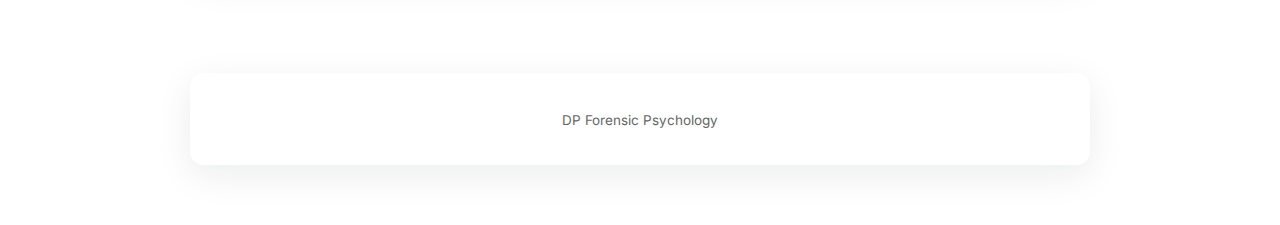
<file: cv.html>
<!doctype html>
<html lang="en">
<head>
  <meta charset="utf-8">
  <meta name="viewport" content="width=device-width,initial-scale=1">
  <title>CV — DP Forensic Psychology</title>
  <link href="https://fonts.googleapis.com/css2?family=Inter:wght@300;400;600;700&display=swap" rel="stylesheet">
   <link rel="icon" href="assets/favicon.svg" type="image/svg+xml">
   <link rel="shortcut icon" href="assets/favicon.svg">
  <link rel="stylesheet" href="styles.css">
</head>
<body>
  <header class="site-header">
    <div class="container header-inner">
      <div class="brand"><img src="assets/favicon.svg" alt="DP" class="brand-icon">DP Forensic Psychology</div>
      <a class="back-link" href="index.html">← Back</a>
    </div>
  </header>

  <main class="container">
    <h1>Curriculum Vitae</h1>
    <p><strong>Licensed forensic psychologist (Cyprus)</strong></p>

    <h2>Biography</h2>
    <p>Dimitra Papadopoulou was born in Athens, Greece. She read Psychology at DEREE - The American College of Greece and was awarded a BA Honours in Psychology in 2021. She then completed her Master's Degree in Forensic Psychology (MSc) at UCLAN University of Central Lancashire in Larnaca, Cyprus in 2024. She is a Licensed and Registered Forensic Psychologist in Cyprus and a Certified Family Mediator.</p>

    <p>She joined Christos Th. Theodoulou LLC in October 2025 and currently works as an Office Administrator. As part of her role, Dimitra provides crucial support to the legal team by assisting with document drafting, case preparation and organization, client communication, court file management, and legal research where this is possible in both civil and criminal matters. Her efforts also focus on the psychological aspect of the case profile due to her expertise, and she contributes effectively to the smooth operation of the office and the delivery of high quality legal services.</p>

    <h2>Professional Summary</h2>
    <p>Experienced clinician working across forensic and clinical settings. Specialises in assessment, report-writing for legal contexts, expert witness testimony and CBT-based therapeutic interventions. Experience with substance use populations.</p>

    <h2>Services &amp; Expertise</h2>
    <ul>
      <li>Forensic psychological assessments</li>
      <li>Report writing for legal purposes</li>
      <li>Expert witness testimony and consultancy</li>
      <li>Cognitive Behavioural Therapy (CBT)</li>
      <li>Treatment planning for substance use disorders</li>
    </ul>

    <h2>Contact</h2>
    <p>Email: <a href="mailto:info@dpforensicpsych.cy">info@dpforensicpsych.cy</a></p>
  </main>

  <footer class="site-footer">
    <div class="container">
      <small>DP Forensic Psychology</small>
    </div>
  </footer>
</body>
</html>
</file>
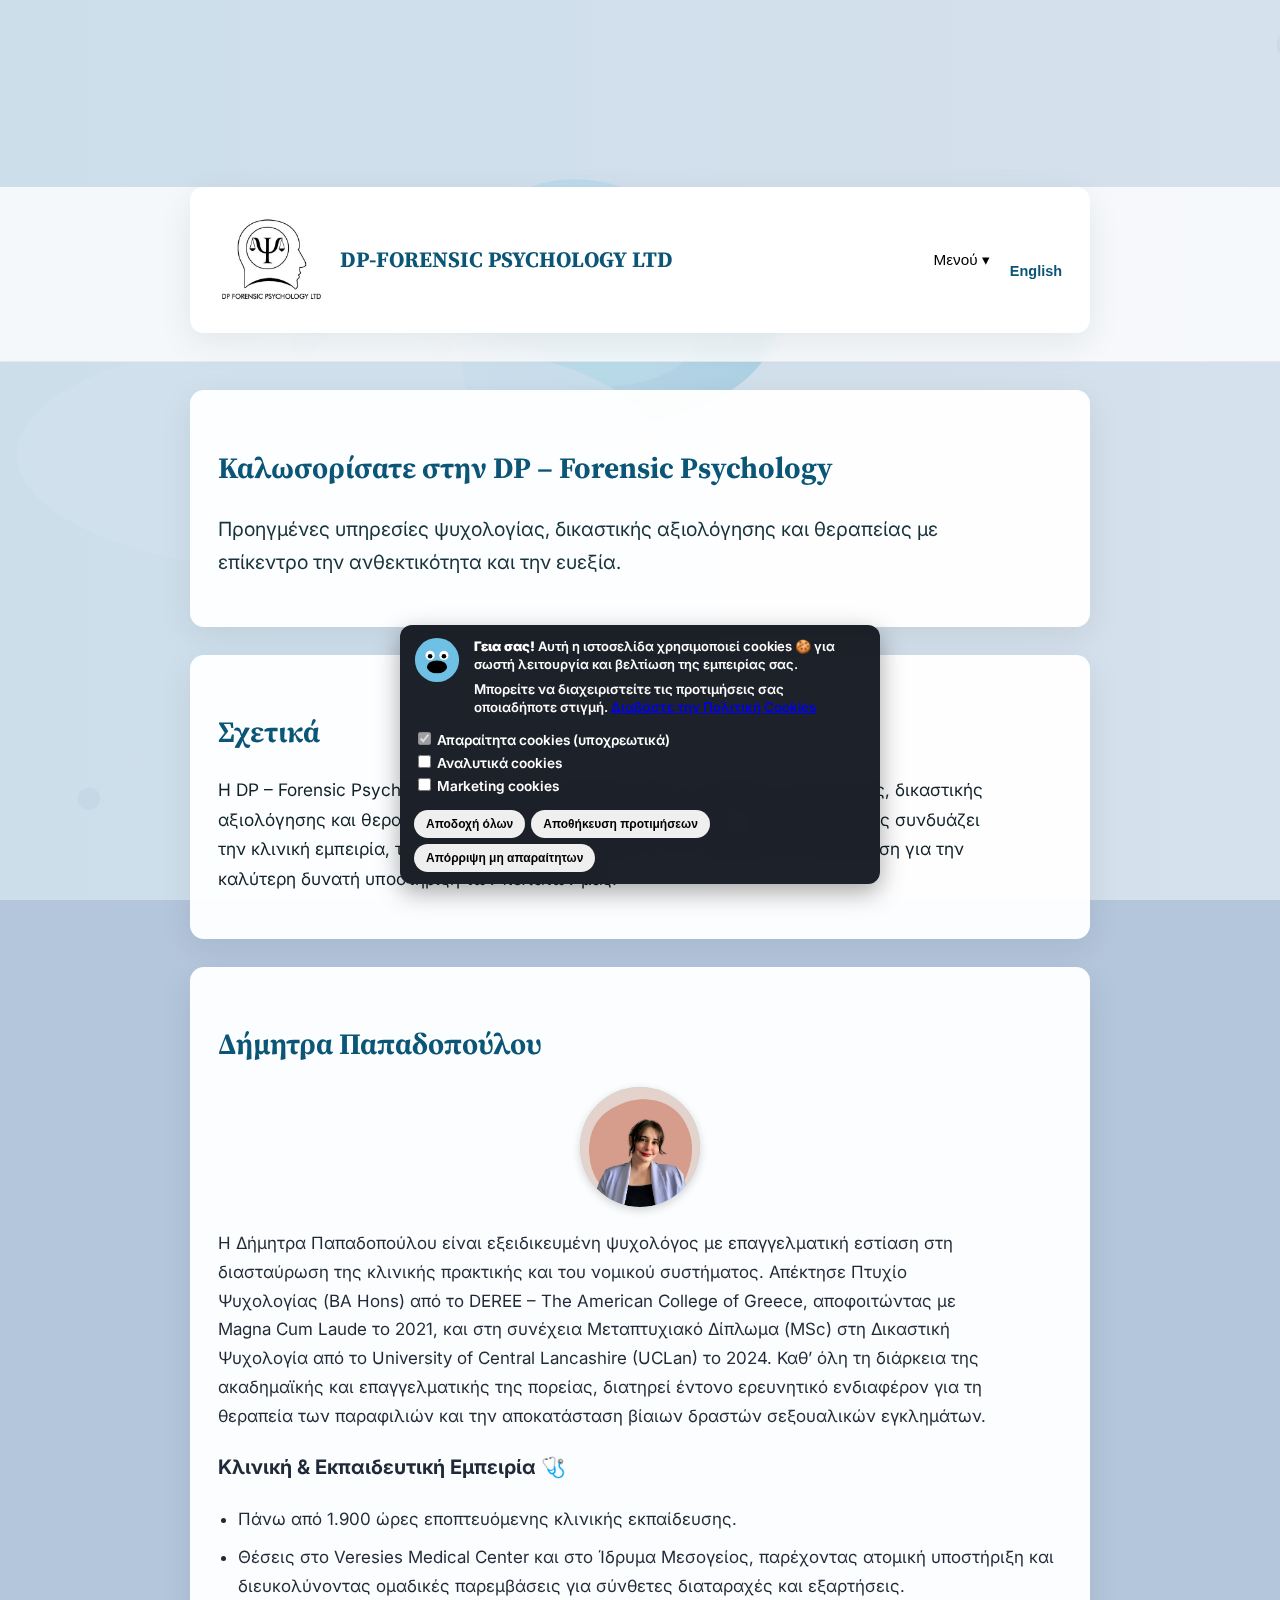
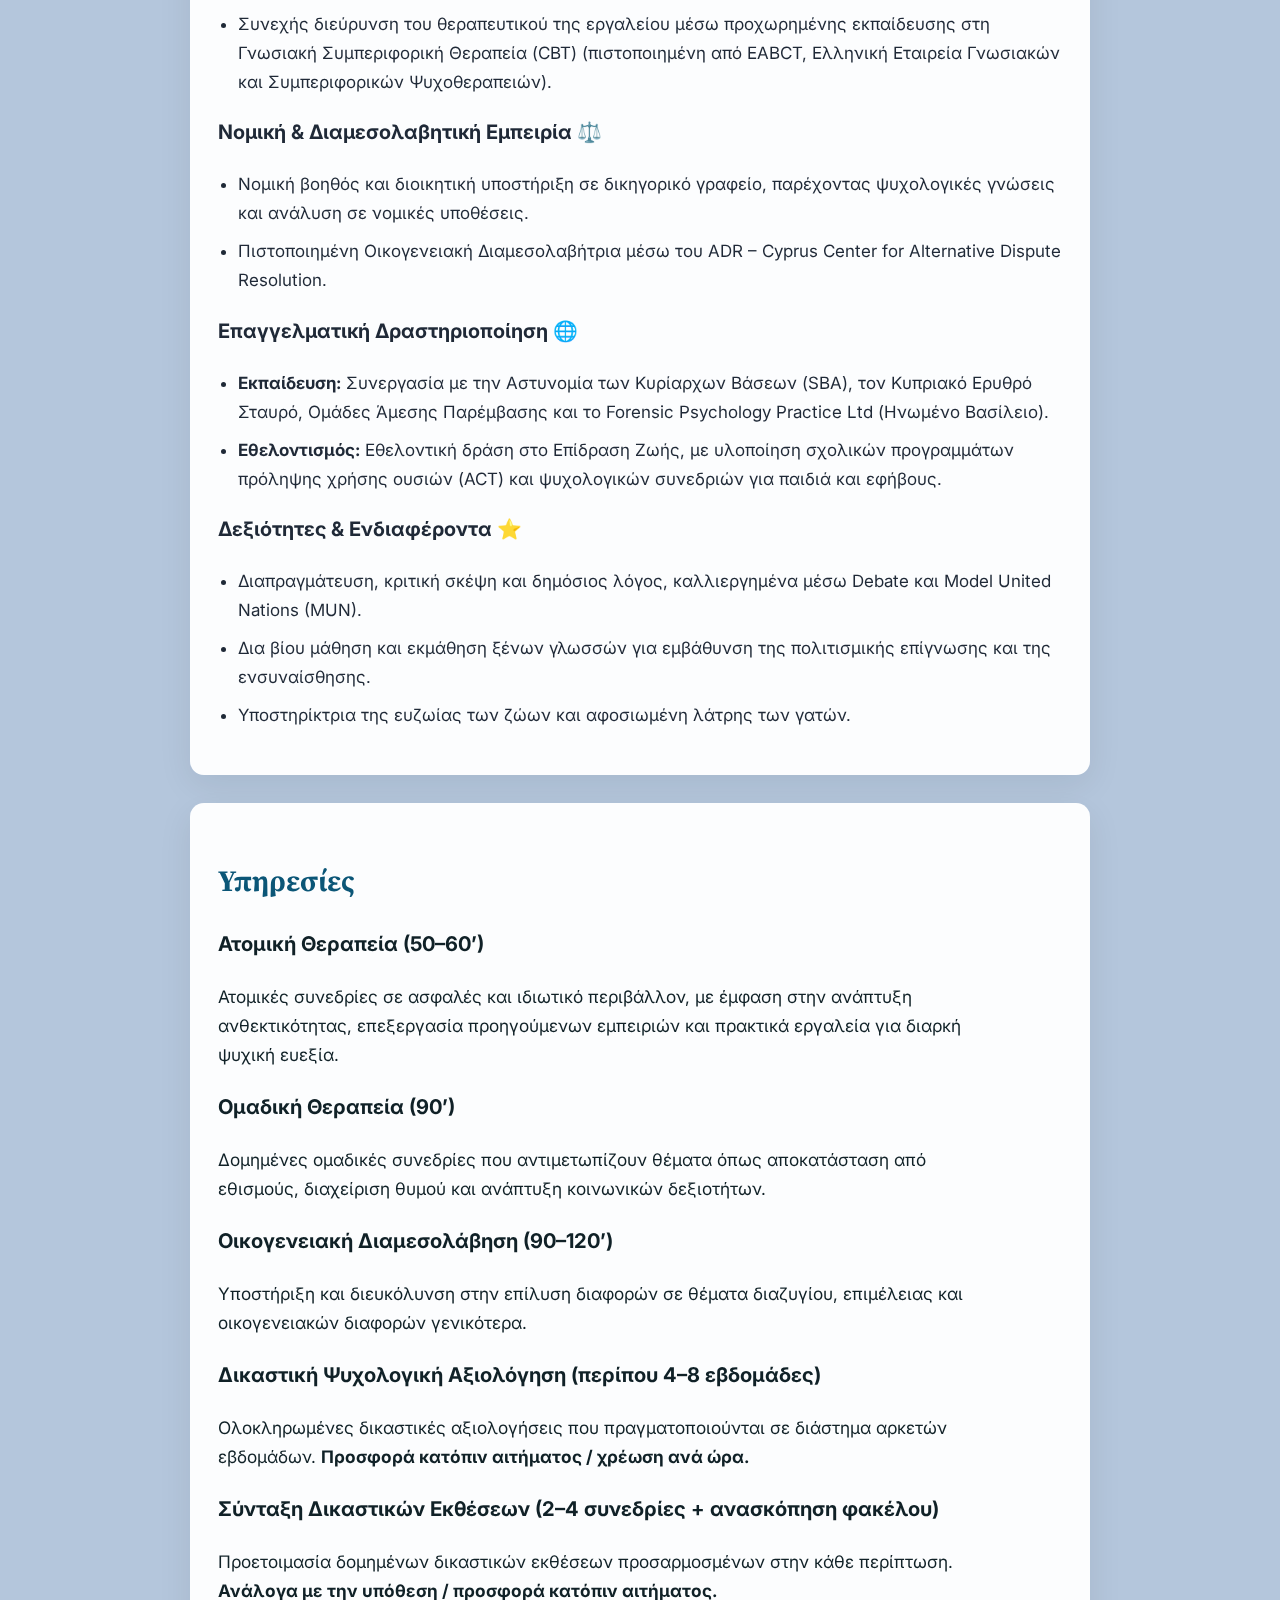
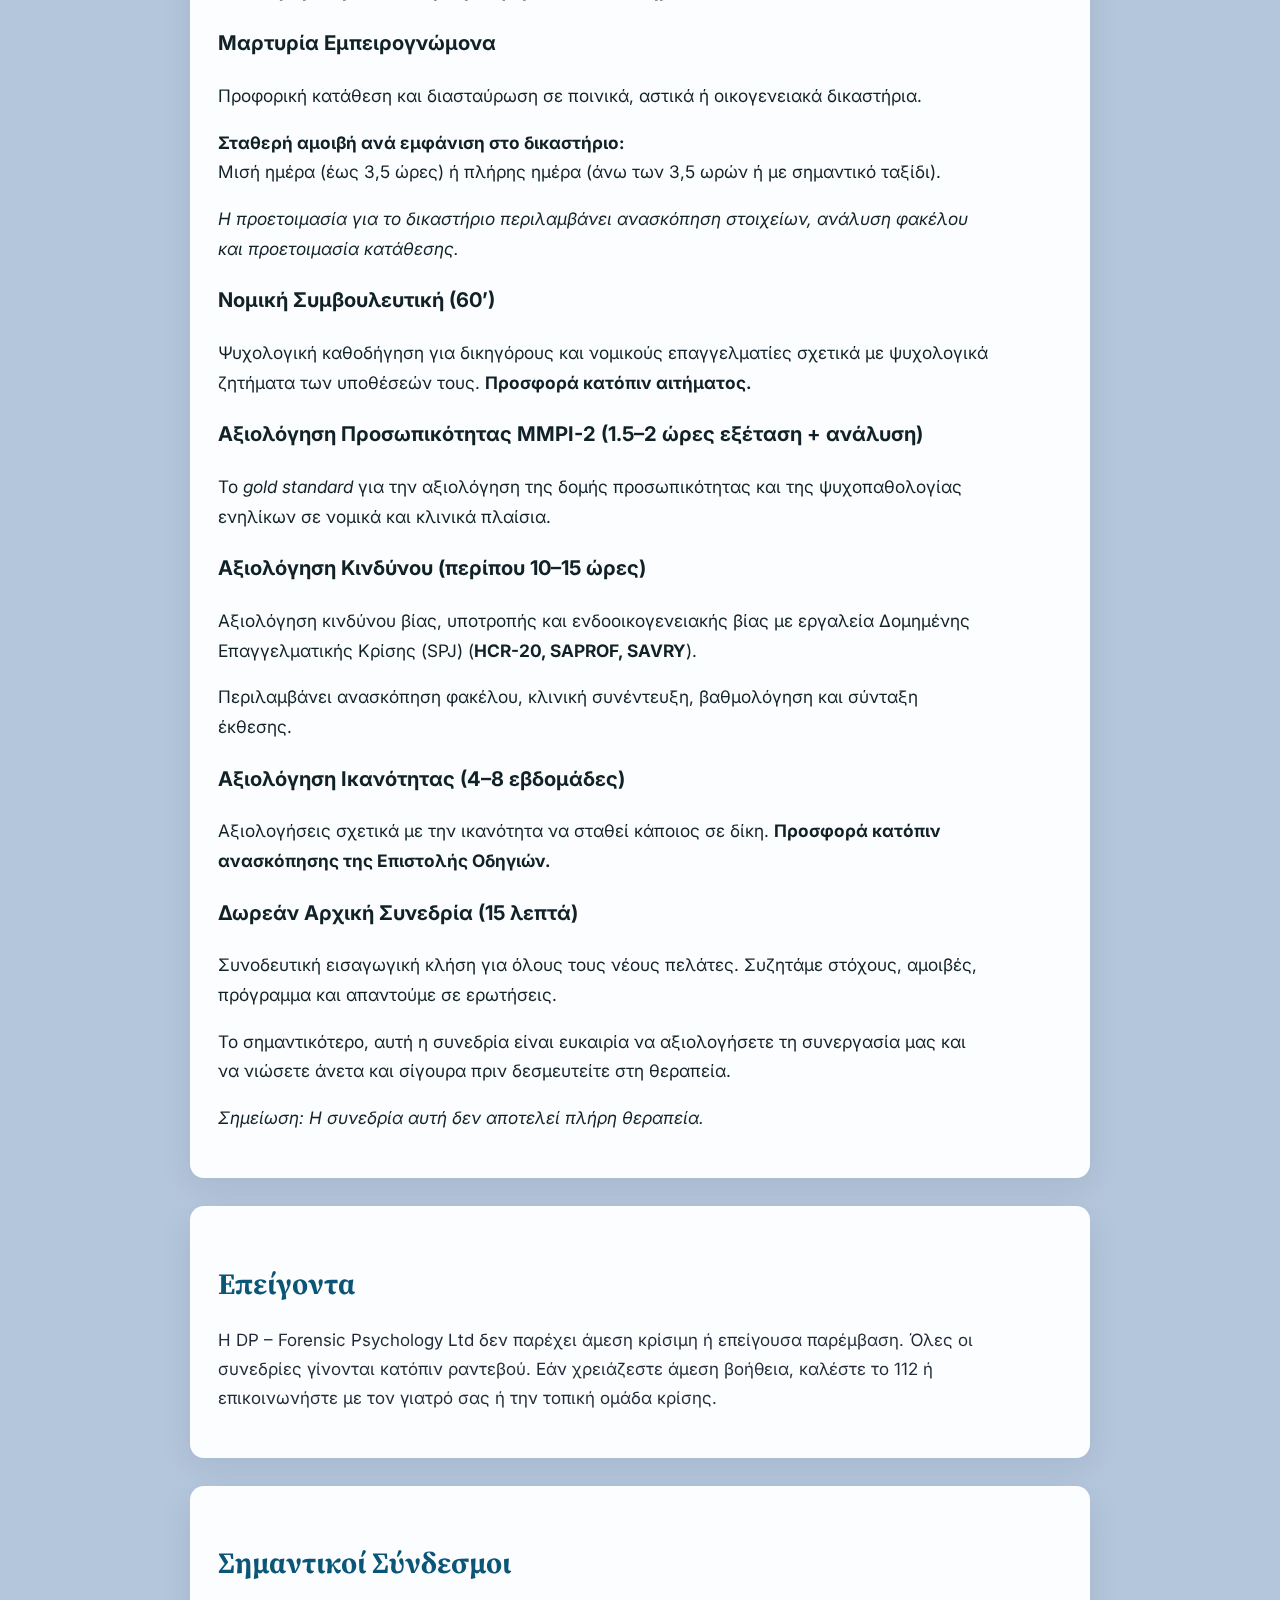
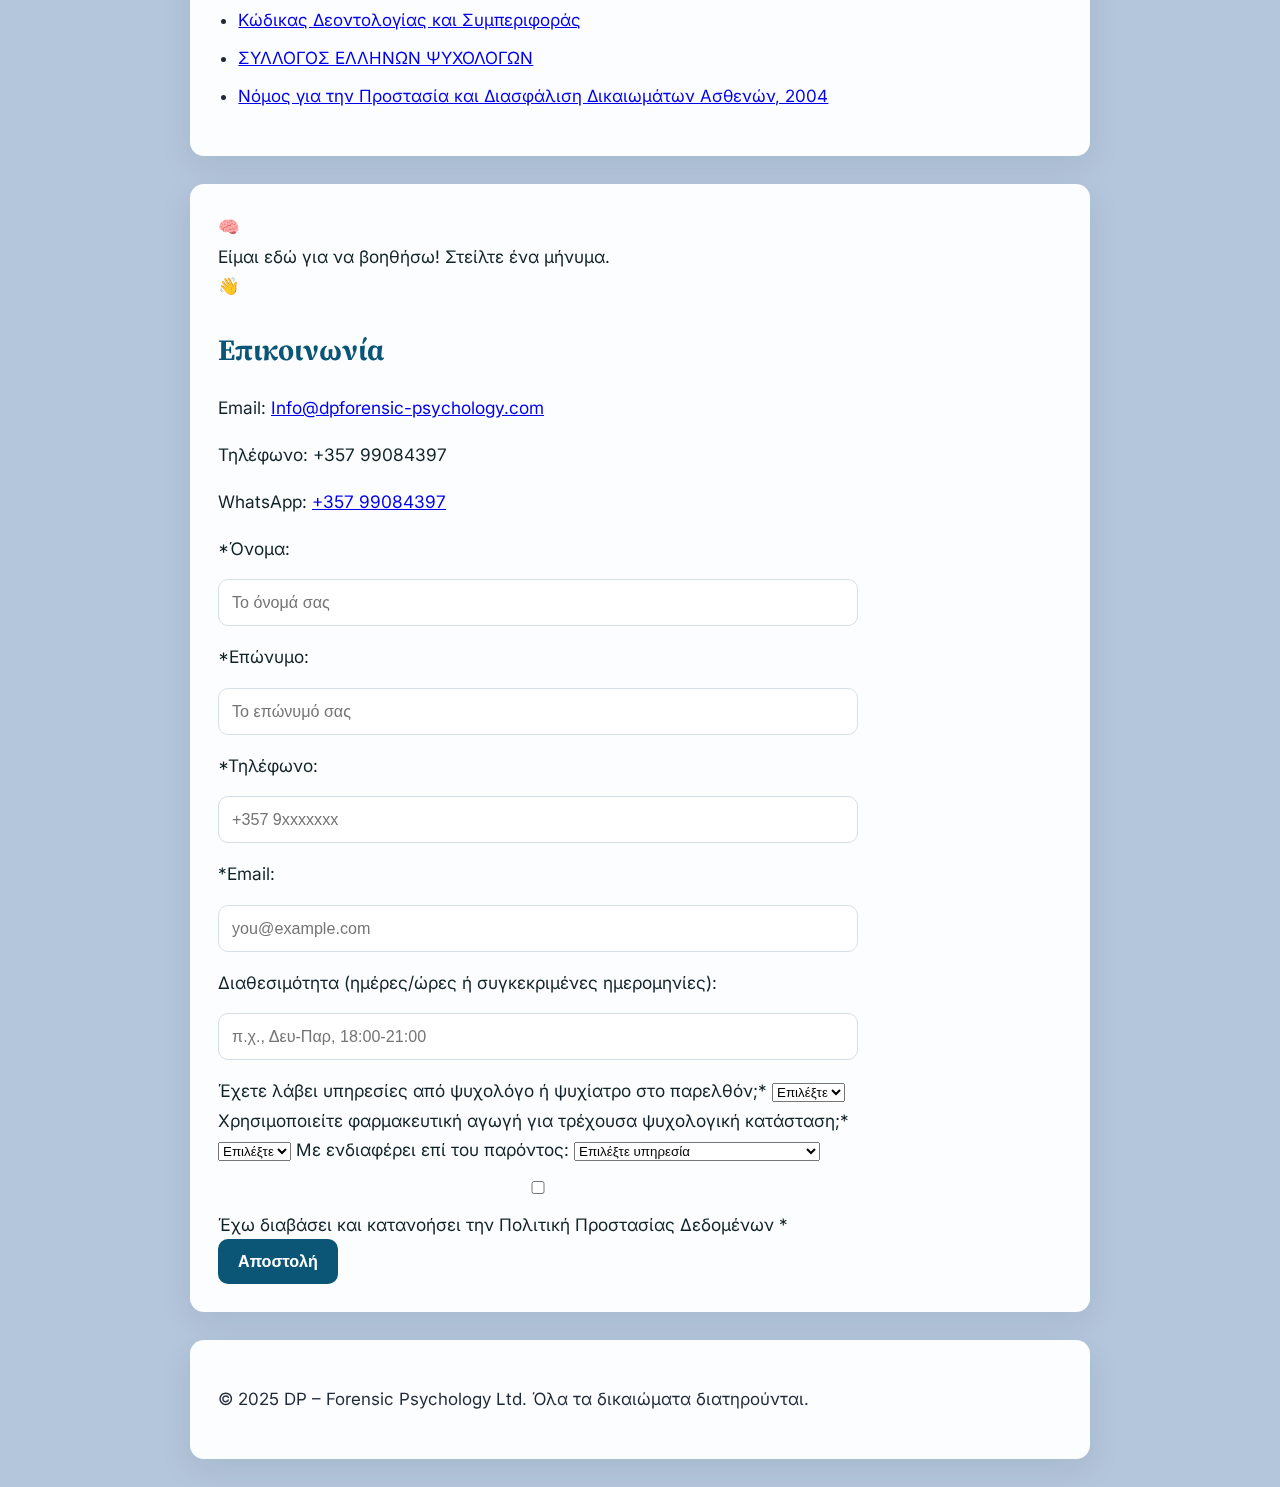
<file: el.html>
<!doctype html>
<html lang="el">
<head>
  <meta charset="utf-8">
  <meta name="viewport" content="width=device-width, initial-scale=1">
  <title>DP Forensic Psychology Ltd</title>

  <link rel="icon" href="assets/logo.png" type="image/png">
  <link rel="stylesheet" href="styles2.css">

  <!-- Google Fonts -->
  <link href="https://fonts.googleapis.com/css2?family=Inter:wght@300;400;600;700&family=Source+Serif+4:wght@500;600;700&display=swap" rel="stylesheet">

  <!-- Social meta -->
  <meta property="og:title" content="DP Forensic Psychology">
  <meta property="og:description" content="Licensed and registered forensic psychologist in Cyprus. CBT-focused therapy, forensic assessments, expert witness testimony.">
  <meta property="og:type" content="website">
  <meta property="og:url" content="https://dppsy.netlify.app/">
  <meta property="og:image" content="https://dppsy.netlify.app/assets/social-thumb.svg">
  <meta name="twitter:card" content="summary_large_image">
</head>

<body>
  <canvas id="snow"></canvas>
  <div class="bg-media" aria-hidden="true">
  <img src="assets/brain-abstract.svg" alt="Stylised brain background" loading="eager">
</div>

  <!-- PART 1: HEADER + NAV + MENU BUTTON -->
<!-- HEADER -->
<header class="site-header">
    <div class="container header-inner">
      <div class="brand">
        <img src="assets/logo.jfif" alt="DP Forensic Psychology Logo" class="brand-icon">
        DP-FORENSIC PSYCHOLOGY LTD
      </div>

<nav class="nav">
  <div class="nav-actions">
    <button id="menuBtn"
            class="menu-btn"
            aria-expanded="false"
            aria-haspopup="true">
      Μενού ▾
    </button>

    <button id="langBtn"
            class="lang-btn"
            onclick="window.location.href='index.html'">
      English
    </button>
  </div>

  <ul id="dropdown" class="dropdown" hidden>
    <li><a href="el.html#hero">Αρχική</a></li>
    <li><a href="el.html#cv">CV</a></li>
    <li><a href="el.html#services">Υπηρεσίες</a></li>
    <li><a href="el.html#contact">Επικοινωνία</a></li>
    <li><a href="el.html#emergencies">Επείγοντα</a></li>
    <li><a href="el.html#important-links">Σημαντικοί Σύνδεσμοι</a></li>
  </ul>
</nav>


    </div>
  </header>


<!-- JS to toggle menu -->
<script>
  const menuToggle = document.getElementById('menuToggle');
  const siteNav = document.getElementById('siteNav');

  menuToggle.addEventListener('click', () => {
    siteNav.classList.toggle('active');
  });
</script>


<!-- CSS snippet to make it work -->


  <!-- HERO SECTION -->
  <section id="hero" class="container hero">
    <h2>Καλωσορίσατε στην DP – Forensic Psychology</h2>
    <p>Προηγμένες υπηρεσίες ψυχολογίας, δικαστικής αξιολόγησης και θεραπείας με επίκεντρο την ανθεκτικότητα και την ευεξία.</p>
  </section>

  <!-- ABOUT SECTION -->
  <section id="about" class="container about">
    <h2>Σχετικά</h2>
    <p>Η DP – Forensic Psychology Ltd παρέχει εξατομικευμένες υπηρεσίες ψυχολογίας, δικαστικής αξιολόγησης και θεραπείας σε άτομα, οικογένειες και ομάδες. Η προσέγγισή μας συνδυάζει την κλινική εμπειρία, τις σύγχρονες μεθόδους CBT και την προσεκτική αξιολόγηση για την καλύτερη δυνατή υποστήριξη των πελατών μας.</p>
  </section>

  <!-- CV SECTION -->
 <section id="cv" class="container cv">
  <h2>Δήμητρα Παπαδοπούλου</h2>

  <div class="cv-profile">
    <div class="profile-mini">
      <img src="assets/Dimitra.jpeg" alt="Δήμητρα Παπαδοπούλου">
    </div>
  </div>



  <p>
    Η Δήμητρα Παπαδοπούλου είναι εξειδικευμένη ψυχολόγος με επαγγελματική εστίαση
    στη διασταύρωση της κλινικής πρακτικής και του νομικού συστήματος. Απέκτησε
    Πτυχίο Ψυχολογίας (BA Hons) από το DEREE – The American College of Greece,
    αποφοιτώντας με Magna Cum Laude το 2021, και στη συνέχεια Μεταπτυχιακό
    Δίπλωμα (MSc) στη Δικαστική Ψυχολογία από το University of Central Lancashire
    (UCLan) το 2024. Καθ’ όλη τη διάρκεια της ακαδημαϊκής και επαγγελματικής της
    πορείας, διατηρεί έντονο ερευνητικό ενδιαφέρον για τη θεραπεία των
    παραφιλιών και την αποκατάσταση βίαιων δραστών σεξουαλικών εγκλημάτων.
  </p>

  <div class="cv-section">
    <h3>Κλινική & Εκπαιδευτική Εμπειρία <span>🩺</span></h3>
    <ul>
      <li>Πάνω από 1.900 ώρες εποπτευόμενης κλινικής εκπαίδευσης.</li>
      <li>
        Θέσεις στο Veresies Medical Center και στο Ίδρυμα Μεσογείος,
        παρέχοντας ατομική υποστήριξη και διευκολύνοντας ομαδικές παρεμβάσεις
        για σύνθετες διαταραχές και εξαρτήσεις.
      </li>
      <li>
        Συνεχής διεύρυνση του θεραπευτικού της εργαλείου μέσω προχωρημένης
        εκπαίδευσης στη Γνωσιακή Συμπεριφορική Θεραπεία (CBT)
        (πιστοποιημένη από EABCT, Ελληνική Εταιρεία Γνωσιακών και
        Συμπεριφορικών Ψυχοθεραπειών).
      </li>
    </ul>
  </div>

  <div class="cv-section">
    <h3>Νομική & Διαμεσολαβητική Εμπειρία <span>⚖️</span></h3>
    <ul>
      <li>
        Νομική βοηθός και διοικητική υποστήριξη σε δικηγορικό γραφείο,
        παρέχοντας ψυχολογικές γνώσεις και ανάλυση σε νομικές υποθέσεις.
      </li>
      <li>
        Πιστοποιημένη Οικογενειακή Διαμεσολαβήτρια μέσω του
        ADR – Cyprus Center for Alternative Dispute Resolution.
      </li>
    </ul>
  </div>

  <div class="cv-section">
    <h3>Επαγγελματική Δραστηριοποίηση <span>🌐</span></h3>
    <ul>
      <li>
        <strong>Εκπαίδευση:</strong> Συνεργασία με την Αστυνομία των
        Κυρίαρχων Βάσεων (SBA), τον Κυπριακό Ερυθρό Σταυρό,
        Ομάδες Άμεσης Παρέμβασης και το Forensic Psychology Practice Ltd (Ηνωμένο Βασίλειο).
      </li>
      <li>
        <strong>Εθελοντισμός:</strong> Εθελοντική δράση στο Επίδραση Ζωής,
        με υλοποίηση σχολικών προγραμμάτων πρόληψης χρήσης ουσιών (ACT)
        και ψυχολογικών συνεδριών για παιδιά και εφήβους.
      </li>
    </ul>
  </div>

  <div class="cv-section">
    <h3>Δεξιότητες & Ενδιαφέροντα <span>⭐</span></h3>
    <ul>
      <li>
        Διαπραγμάτευση, κριτική σκέψη και δημόσιος λόγος,
        καλλιεργημένα μέσω Debate και Model United Nations (MUN).
      </li>
      <li>
        Δια βίου μάθηση και εκμάθηση ξένων γλωσσών για εμβάθυνση
        της πολιτισμικής επίγνωσης και της ενσυναίσθησης.
      </li>
      <li>
        Υποστηρίκτρια της ευζωίας των ζώων και αφοσιωμένη λάτρης των γατών.
      </li>
    </ul>
  </div>

</section>


  <!-- SERVICES SECTION -->
  <section id="services" class="container services">
    <h2>Υπηρεσίες</h2>

  <div class="service-item">
    <h3>Ατομική Θεραπεία <span>(50–60’)</span></h3>
    <p>Ατομικές συνεδρίες σε ασφαλές και ιδιωτικό περιβάλλον, με έμφαση στην ανάπτυξη ανθεκτικότητας, επεξεργασία προηγούμενων εμπειριών και πρακτικά εργαλεία για διαρκή ψυχική ευεξία.</p>
  </div>

  <div class="service-item">
    <h3>Ομαδική Θεραπεία <span>(90’)</span></h3>
    <p>Δομημένες ομαδικές συνεδρίες που αντιμετωπίζουν θέματα όπως αποκατάσταση από εθισμούς, διαχείριση θυμού και ανάπτυξη κοινωνικών δεξιοτήτων.</p>
  </div>

  <div class="service-item">
    <h3>Οικογενειακή Διαμεσολάβηση <span>(90–120’)</span></h3>
    <p>Υποστήριξη και διευκόλυνση στην επίλυση διαφορών σε θέματα διαζυγίου, επιμέλειας και οικογενειακών διαφορών γενικότερα.</p>
  </div>

  <div class="service-item">
    <h3>Δικαστική Ψυχολογική Αξιολόγηση <span>(περίπου 4–8 εβδομάδες)</span></h3>
    <p>Ολοκληρωμένες δικαστικές αξιολογήσεις που πραγματοποιούνται σε διάστημα αρκετών εβδομάδων. <strong>Προσφορά κατόπιν αιτήματος / χρέωση ανά ώρα.</strong></p>
  </div>

  <div class="service-item">
    <h3>Σύνταξη Δικαστικών Εκθέσεων <span>(2–4 συνεδρίες + ανασκόπηση φακέλου)</span></h3>
    <p>Προετοιμασία δομημένων δικαστικών εκθέσεων προσαρμοσμένων στην κάθε περίπτωση. <strong>Ανάλογα με την υπόθεση / προσφορά κατόπιν αιτήματος.</strong></p>
  </div>

  <div class="service-item">
    <h3>Μαρτυρία Εμπειρογνώμονα</h3>
    <p>Προφορική κατάθεση και διασταύρωση σε ποινικά, αστικά ή οικογενειακά δικαστήρια.</p>
    <p><strong>Σταθερή αμοιβή ανά εμφάνιση στο δικαστήριο:</strong><br>Μισή ημέρα (έως 3,5 ώρες) ή πλήρης ημέρα (άνω των 3,5 ωρών ή με σημαντικό ταξίδι).</p>
    <p><em>Η προετοιμασία για το δικαστήριο περιλαμβάνει ανασκόπηση στοιχείων, ανάλυση φακέλου και προετοιμασία κατάθεσης.</em></p>
  </div>

  <div class="service-item">
    <h3>Νομική Συμβουλευτική <span>(60’)</span></h3>
    <p>Ψυχολογική καθοδήγηση για δικηγόρους και νομικούς επαγγελματίες σχετικά με ψυχολογικά ζητήματα των υποθέσεών τους. <strong>Προσφορά κατόπιν αιτήματος.</strong></p>
  </div>

  <div class="service-item">
    <h3>Αξιολόγηση Προσωπικότητας MMPI-2 <span>(1.5–2 ώρες εξέταση + ανάλυση)</span></h3>
    <p>Το <em>gold standard</em> για την αξιολόγηση της δομής προσωπικότητας και της ψυχοπαθολογίας ενηλίκων σε νομικά και κλινικά πλαίσια.</p>
  </div>

  <div class="service-item">
    <h3>Αξιολόγηση Κινδύνου <span>(περίπου 10–15 ώρες)</span></h3>
    <p>Αξιολόγηση κινδύνου βίας, υποτροπής και ενδοοικογενειακής βίας με εργαλεία Δομημένης Επαγγελματικής Κρίσης (SPJ) (<strong>HCR-20, SAPROF, SAVRY</strong>).</p>
    <p>Περιλαμβάνει ανασκόπηση φακέλου, κλινική συνέντευξη, βαθμολόγηση και σύνταξη έκθεσης.</p>
  </div>

  <div class="service-item">
    <h3>Αξιολόγηση Ικανότητας <span>(4–8 εβδομάδες)</span></h3>
    <p>Αξιολογήσεις σχετικά με την ικανότητα να σταθεί κάποιος σε δίκη. <strong>Προσφορά κατόπιν ανασκόπησης της Επιστολής Οδηγιών.</strong></p>
  </div>

  <div class="service-item highlight">
    <h3>Δωρεάν Αρχική Συνεδρία <span>(15 λεπτά)</span></h3>
    <p>Συνοδευτική εισαγωγική κλήση για όλους τους νέους πελάτες. Συζητάμε στόχους, αμοιβές, πρόγραμμα και απαντούμε σε ερωτήσεις.</p>
    <p>Το σημαντικότερο, αυτή η συνεδρία είναι ευκαιρία να αξιολογήσετε τη συνεργασία μας και να νιώσετε άνετα και σίγουρα πριν δεσμευτείτε στη θεραπεία.</p>
    <p><em>Σημείωση: Η συνεδρία αυτή δεν αποτελεί πλήρη θεραπεία.</em></p>
  </div>
</section>

  <!-- EMERGENCIES SECTION -->
  <section id="emergencies" class="container emergencies">
    <h2>Επείγοντα</h2>
    <p>Η DP – Forensic Psychology Ltd δεν παρέχει άμεση κρίσιμη ή επείγουσα παρέμβαση. Όλες οι συνεδρίες γίνονται κατόπιν ραντεβού. Εάν χρειάζεστε άμεση βοήθεια, καλέστε το 112 ή επικοινωνήστε με τον γιατρό σας ή την τοπική ομάδα κρίσης.</p>
    <!-- Additional content copied from previous message -->
  </section>

  <!-- IMPORTANT LINKS SECTION -->
  <section id="important-links" class="container important-links">
    <h2>Σημαντικοί Σύνδεσμοι</h2>
    <ul>
      <li><a href="https://www.bps.org.uk/guideline/code-ethics-and-conduct" target="_blank" rel="noopener noreferrer">Κώδικας Δεοντολογίας και Συμπεριφοράς</a></li>
      <li><a href="https://seps.gr/epaggelmatika/kodiakas-deontologias/" target="_blank" rel="noopener noreferrer">ΣΥΛΛΟΓΟΣ ΕΛΛΗΝΩΝ ΨΥΧΟΛΟΓΩΝ</a></li>
      <li><a href="https://web.archive.org/web/20211016154440/http://www.bioethics.gov.cy/Moh/cnbc/cnbc.nsf/All/745717D26F068582C2257CCA003B350F/$file/Patients%20Rights%20Law-English%20translation.pdf" target="_blank" rel="noopener noreferrer">Νόμος για την Προστασία και Διασφάλιση Δικαιωμάτων Ασθενών, 2004</a></li>
    </ul>
  </section>

  <!-- CONTACT SECTION -->
  <section id="contact" class="container contact">
  <div class="form-helper">
    <div class="character">🧠</div>
    <span>Είμαι εδώ για να βοηθήσω! Στείλτε ένα μήνυμα.</span>
    <div class="hand">👋</div>
  </div>

  <h2>Επικοινωνία</h2>
  <p>Email: <a href="mailto:Info@dpforensic-psychology.com">Info@dpforensic-psychology.com</a></p>
  <p>Τηλέφωνο: +357 99084397</p>
  <p>WhatsApp: <a href="https://wa.me/+35799084397?text=Hello%20I%20would%20like%20to%20inquire%20about%20your%20services" target="_blank" rel="noopener noreferrer">+357 99084397</a></p>

  <form action="https://formspree.io/f/xbdrdyjp" method="POST" id="contactForm" class="contact-form">
    <label>*Όνομα:
      <input type="text" name="first_name" placeholder="Το όνομά σας" required>
    </label>

    <label>*Επώνυμο:
      <input type="text" name="last_name" placeholder="Το επώνυμό σας" required>
    </label>

    <label>*Τηλέφωνο:
      <input type="tel" name="phone" placeholder="+357 9xxxxxxx" required>
    </label>

    <label>*Email:
      <input type="email" name="email" placeholder="you@example.com" required>
    </label>

    <label>Διαθεσιμότητα (ημέρες/ώρες ή συγκεκριμένες ημερομηνίες):
      <input type="text" name="availability" placeholder="π.χ., Δευ-Παρ, 18:00-21:00" required>
    </label>

    <label>Έχετε λάβει υπηρεσίες από ψυχολόγο ή ψυχίατρο στο παρελθόν;*
      <select name="previous_services" required>
        <option value="">Επιλέξτε</option>
        <option value="yes">Ναι</option>
        <option value="no">Όχι</option>
      </select>
    </label>

    <label>Χρησιμοποιείτε φαρμακευτική αγωγή για τρέχουσα ψυχολογική κατάσταση;*
      <select name="medication" required>
        <option value="">Επιλέξτε</option>
        <option value="yes">Ναι</option>
        <option value="no">Όχι</option>
      </select>
    </label>

    <label>Με ενδιαφέρει επί του παρόντος:
      <select name="service_interest" required>
        <option value="">Επιλέξτε υπηρεσία</option>
        <option value="Individual Therapy">Ατομική Θεραπεία</option>
        <option value="Group Therapy">Ομαδική Θεραπεία</option>
        <option value="Family Mediation">Οικογενειακή Διαμεσολάβηση</option>
        <option value="Forensic Psychological Assessment">Δικαστική Ψυχολογική Αξιολόγηση</option>
        <option value="Forensic Report Writing">Σύνταξη Δικαστικών Εκθέσεων</option>
        <option value="Expert Witness Testimony">Μαρτυρία Εμπειρογνώμονα</option>
        <option value="Legal Consultancy">Νομική Συμβουλευτική</option>
        <option value="MMPI-2 Personality Assessment">Αξιολόγηση Προσωπικότητας MMPI-2</option>
        <option value="Forensic Risk Assessment">Αξιολόγηση Κινδύνου</option>
        <option value="Capacity Evaluations">Αξιολόγηση Ικανότητας</option>
        <option value="Free Initial Consultation">Δωρεάν Αρχική Συνεδρία</option>
      </select>
    </label>

    <label>
      <input type="checkbox" name="data_protection" required>
      Έχω διαβάσει και κατανοήσει την Πολιτική Προστασίας Δεδομένων *
    </label>

    <button type="submit">Αποστολή</button>
  </form>
</section>

 <!-- COOKIE BANNER -->
<div class="cookie-banner" id="cookieBanner">
  <div class="cookie-container">

    <div style="display:flex; gap:14px; align-items:flex-start;">
      <!-- Cookie Monster -->
      <div aria-hidden="true" style="flex-shrink:0">
        <svg width="46" height="46" viewBox="0 0 100 100">
          <circle cx="50" cy="50" r="48" fill="#6ec1e4"/>
          <circle cx="35" cy="40" r="10" fill="#fff"/>
          <circle cx="65" cy="40" r="10" fill="#fff"/>
          <circle cx="35" cy="42" r="5" fill="#000"/>
          <circle cx="65" cy="42" r="5" fill="#000"/>
          <ellipse cx="50" cy="65" rx="22" ry="14" fill="#000"/>
        </svg>
      </div>

      <div>
        <p style="margin:0 0 6px 0;">
          <strong>Γεια σας!</strong> Αυτή η ιστοσελίδα χρησιμοποιεί cookies 🍪 για σωστή λειτουργία και βελτίωση της εμπειρίας σας.
        </p>
        <p style="margin:0; font-size:0.78rem;">
          Μπορείτε να διαχειριστείτε τις προτιμήσεις σας οποιαδήποτε στιγμή.  
          <a href="cookie-policy.html" target="_blank" rel="noopener noreferrer">Διαβάστε την Πολιτική Cookies</a>
        </p>
      </div>
    </div>

    <div style="margin-top:12px; font-size:0.8rem;">
      <label>
        <input type="checkbox" checked disabled>
        Απαραίτητα cookies (υποχρεωτικά)
      </label><br>

      <label>
        <input type="checkbox" id="analyticsCookies">
        Αναλυτικά cookies
      </label><br>

      <label>
        <input type="checkbox" id="marketingCookies">
        Marketing cookies
      </label>
    </div>

    <div class="cookie-buttons" style="margin-top:12px;">
      <button class="btn accept-all" id="acceptAllCookies">Αποδοχή όλων</button>
      <button class="btn save-settings" id="saveCookieSettings">Αποθήκευση προτιμήσεων</button>
      <button class="btn reject-all" id="rejectAllCookies">Απόρριψη μη απαραίτητων</button>
    </div>

  </div>
</div>
  
  <!-- FOOTER -->
  <footer class="container footer">
    <p>&copy; 2025 DP – Forensic Psychology Ltd. Όλα τα δικαιώματα διατηρούνται.</p>
  </footer>

  <!-- JS -->
  <script src="script.js"></script>
  <script>
    // COOKIE BANNER FUNCTIONALITY
    const cookieBanner = document.getElementById('cookieBanner');
    const acceptAll = document.getElementById('acceptAllCookies');
    const saveSettings = document.getElementById('saveCookieSettings');
    const rejectAll = document.getElementById('rejectAllCookies');
    const analyticsCheckbox = document.getElementById('analyticsCookies');
    const marketingCheckbox = document.getElementById('marketingCookies');

    function setCookie(name, value, days) {
      const d = new Date();
      d.setTime(d.getTime() + (days*24*60*60*1000));
      document.cookie = name + "=" + value + ";path=/;expires=" + d.toUTCString();
    }

    function getCookie(name) {
      const cname = name + "=";
      const decodedCookie = decodeURIComponent(document.cookie);
      const ca = decodedCookie.split(';');
      for(let i=0;i<ca.length;i++) {
        let c = ca[i].trim();
        if (c.indexOf(cname) == 0) return c.substring(cname.length, c.length);
      }
      return "";
    }

    function showBanner() {
      if (!getCookie('cookieConsent')) cookieBanner.style.display = 'block';
    }

    function acceptCookies() {
      setCookie('cookieConsent', 'all', 365);
      analyticsCheckbox.checked = true;
      marketingCheckbox.checked = true;
      cookieBanner.style.display = 'none';
    }

    function rejectCookies() {
      setCookie('cookieConsent', 'necessary', 365);
      analyticsCheckbox.checked = false;
      marketingCheckbox.checked = false;
      cookieBanner.style.display = 'none';
    }

    function saveCookiePreferences() {
      let pref = 'necessary';
      if (analyticsCheckbox.checked || marketingCheckbox.checked) pref = 'custom';
      setCookie('cookieConsent', pref, 365);
      cookieBanner.style.display = 'none';
    }

    acceptAll.addEventListener('click', acceptCookies);
    rejectAll.addEventListener('click', rejectCookies);
    saveSettings.addEventListener('click', saveCookiePreferences);

    document.addEventListener('DOMContentLoaded', showBanner);
  </script>


  <script>
  (function () {
    const now = new Date();
    const month = now.getMonth(); // 0 = Jan
    const day = now.getDate();

    const isChristmasSeason =
      (month === 11 && day >= 1) || // December
      (month === 0 && day <= 6);    // January 1–6

    if (!isChristmasSeason) return;

    // Respect reduced motion
    if (window.matchMedia('(prefers-reduced-motion: reduce)').matches) return;

    const canvas = document.getElementById('snow');
    const ctx = canvas.getContext('2d');

    let w, h;
    const flakes = [];

    function resize() {
      w = canvas.width = window.innerWidth;
      h = canvas.height = window.innerHeight;
    }

    window.addEventListener('resize', resize);
    resize();

    function createFlakes(count = 120) {
      flakes.length = 0;
      for (let i = 0; i < count; i++) {
        flakes.push({
          x: Math.random() * w,
          y: Math.random() * h,
          r: Math.random() * 3 + 1,
          d: Math.random() * 1 + 0.5,
          s: Math.random() * 1 + 0.2
        });
      }
    }

    createFlakes();

    function draw() {
      ctx.clearRect(0, 0, w, h);
      ctx.fillStyle = 'rgba(255,255,255,0.9)';
      ctx.beginPath();

      for (const f of flakes) {
        ctx.moveTo(f.x, f.y);
        ctx.arc(f.x, f.y, f.r, 0, Math.PI * 2);
      }

      ctx.fill();
      move();
    }

    function move() {
      for (const f of flakes) {
        f.y += f.s;
        f.x += Math.sin(f.y * f.d) * 0.3;

        if (f.y > h) {
          f.y = -5;
          f.x = Math.random() * w;
        }
      }
    }

    function animate() {
      draw();
      requestAnimationFrame(animate);
    }

    animate();
  })();

</script>


</body>
</html>
</file>
<file: styles.css>
:root{
  --bg:#ffffff;
  --accent:#0b5677;
  --muted:#666;
  --container:1000px;
}

/* ===============================
   BASE RESET & TYPOGRAPHY
   =============================== */
*{box-sizing:border-box}

html{
  font-size:18px; /* REAL base size */
}

body{
  margin:0;
  font-family:"Inter", system-ui, -apple-system, BlinkMacSystemFont, sans-serif;
  line-height:1.75;
  color:#1f2937;
  background:var(--bg);
}

/* ===============================
   CONTAINERS
   =============================== */
.container{
  max-width:900px;
  width:calc(100% - 40px);
  margin:32px auto;
  padding:32px;
  background:rgba(255,255,255,0.96);
  border-radius:14px;
  box-shadow:0 10px 36px rgba(8,20,28,0.08);
}

/* ===============================
   BACKGROUND MEDIA
   =============================== */
.bg-media{
  position:fixed;
  inset:0;
  z-index:-1;
  overflow:hidden;
}
.bg-media img{
  width:100%;
  height:100%;
  object-fit:cover;
}

/* ===============================
   HEADER
   =============================== */
.site-header{
  background:rgba(255,255,255,0.78);
  backdrop-filter:blur(6px);
  border-bottom:1px solid rgba(0,0,0,0.06);
}

.header-inner{
  display:flex;
  align-items:center;
  justify-content:space-between;
}

.brand{
  display:flex;
  align-items:center;
  gap:14px;
  font-family:"Source Serif 4", serif;
  font-weight:700;
  font-size:1.4rem;
  color:var(--accent);
}

.brand-icon{
  height:96px;
  width:auto;
}

/* ===============================
   NAV
   =============================== */
.nav{position:relative}

.menu-btn{
  background:transparent;
  border:1px solid transparent;
  padding:10px 14px;
  border-radius:8px;
  cursor:pointer;
  font-size:0.95rem;
}

.dropdown{
  list-style:none;
  margin:18px 0 0;
  padding:10px;
  background:#fff;
  border-radius:8px;
  position:absolute;
  right:0;
  min-width:170px;
  box-shadow:0 8px 22px rgba(0,0,0,0.08);
}
.dropdown a{
  text-decoration:none;
  color:var(--accent);
  font-weight:500;
}

/* ===============================
   HERO
   =============================== */
.hero{
  padding:80px 0 40px;
}

.hero h1{
  font-family:"Source Serif 4", serif;
  font-size:2.8rem;
  line-height:1.15;
  margin-bottom:1.2rem;
  color:#072b3a;
}

.hero p{
  font-size:1.2rem;
  max-width:800px;
  color:#16323a;
}

/* ===============================
   SECTIONS
   =============================== */
section h2{
  font-family:"Source Serif 4", serif;
  font-size:2rem;
  margin-bottom:1rem;
  color:#0b5677;
}

.about,
.services,
.contact{
  font-size:1.05rem;
  color:#102127;
}

p{
  max-width:70ch;
}

ul{
  padding-left:1.2rem;
}

li{
  margin-bottom:0.6rem;
}

/* ===============================
   CONTACT FORM
   =============================== */
.contact-form{
  max-width:640px;
}

.contact-form input,
.contact-form textarea{
  width:100%;
  padding:14px;
  margin:18px 0;
  font-size:1rem;
  border-radius:10px;
  border:1px solid #d6dfe3;
}

.contact-form button{
  background:var(--accent);
  color:#fff;
  border:none;
  padding:14px 22px;
  font-size:1rem;
  border-radius:10px;
  cursor:pointer;
  font-weight:600;
}

/* ===============================
   FOOTER
   =============================== */
.site-footer{
  margin-top:40px;
  padding:28px 0;
  font-size:0.9rem;
  color:var(--muted);
  text-align:center;
}

/* ===============================
   SOCIAL ICONS
   =============================== */
.social-icons{
  display:flex;
  justify-content:center;
  gap:18px;
}

.social-icon{
  width:30px;
  height:30px;
}

/* ===============================
   RESPONSIVE
   =============================== */
@media (max-width:840px){
  html{font-size:16px}
  .hero h1{font-size:2.2rem}
}

@media (max-width:480px){
  html{font-size:15px}
  .hero h1{font-size:1.9rem}
}
</file>
<file: styles2.css>
:root{
  --bg:#B4C6DC; /* updated background color */
  --accent:#0b5677;
  --muted:#666;
  --container:1100px;
}


/* ===============================
   BASE RESET & TYPOGRAPHY
   =============================== */
*{box-sizing:border-box}

html{font-size:17px}

body{
  margin:0;
  font-family:"Inter", system-ui, -apple-system, BlinkMacSystemFont, sans-serif;
  line-height:1.7;
  color:#1f2937;
  background:var(--bg);
}

.bg-media::after {
  content: "";
  position: absolute;
  inset: 0;
  background: rgba(180,198,220,0.5); /* #B4C6DC with 50% opacity */
  pointer-events: none;
}

/* ===============================
   CONTAINERS
   =============================== */
.container{
  max-width:900px;
  width:calc(100% - 10px);
  margin:28px auto;
  padding:28px;
  background:rgba(255,255,255,0.96);
  border-radius:14px;
  box-shadow:0 10px 34px rgba(8,20,28,0.08);
}


/* ===============================
   BACKGROUND MEDIA
   =============================== */
.bg-media{
  position:fixed;
  inset:0;
  z-index:-1;
  overflow:hidden;
}

.bg-media img{
  width:100%;
  height:100%;
  object-fit:cover;
}

/* ===============================
   HEADER (FIXED STACKING)
   =============================== */
.site-header{
  position:sticky;
  top:0;
  z-index:10000;
  background:rgba(255,255,255,0.78);
  backdrop-filter:blur(6px);
  border-bottom:1px solid rgba(0,0,0,0.06);
}

.header-inner{
  display:flex;
  align-items:center;
  justify-content:space-between;
}

/* ===============================
   BRAND
   =============================== */
.brand{
  display:flex;
  align-items:center;
  gap:14px;
  font-family:"Source Serif 4", serif;
  font-weight:700;
  font-size:1.3rem;
  color:var(--accent);
}

.brand-icon{
  height:90px;
  width:auto;
}

/* ===============================
   NAV (MENU FIX)
   =============================== */
.nav{
  position:relative;
  z-index:10001;
}
.nav-actions{
  display:flex;
  align-items:center;
  gap:10px;
}

.lang-btn{
  font-size:0.8rem;
  font-weight:700;
  padding:8px 10px;
  border-radius:8px;
  text-decoration:none;
  color:var(--accent);
  border:1px solid rgba(11,86,119,0.25);
  transition:background 0.2s ease, color 0.2s ease;
}

.lang-btn:hover{
  background:var(--accent);
  color:#fff;
}

.menu-btn{
  background:transparent;
  border:1px solid transparent;
  padding:9px 13px;
  border-radius:8px;
  cursor:pointer;
  font-size:0.9rem;
  position:relative;
  z-index:10002;
}

/* Dropdown hidden by default */
.dropdown{
  list-style:none;
  margin:12px 0 0;
  padding:10px;
  background:#fff;
  border-radius:8px;
  position:absolute;
  right:0;
  min-width:165px;
  box-shadow:0 8px 22px rgba(0,0,0,0.12);
  display:none;
}

/* Visible state (JS toggles this) */
.dropdown.show{
  display:block;
}

.dropdown li{
  margin:6px 0;
}

.dropdown a{
  text-decoration:none;
  color:var(--accent);
  font-weight:500;
}


/* ===============================
   HERO
   =============================== */
.hero{
  max-width:900px;
  width:calc(100% - 10px);
  margin:28px auto;
  padding:28px;
  background:rgba(255,255,255,0.96);
  border-radius:14px;
  box-shadow:0 10px 34px rgba(8,20,28,0.08);

}

.hero h1{
  font-family:"Source Serif 4", serif;
  font-size:2.5rem;
  line-height:1.15;
  margin-bottom:1.1rem;
  color:#072b3a;
}

.hero p{
  font-size:1.15rem;
  max-width:780px;
  color:#16323a;
}

/* ===============================
   SECTIONS
   =============================== */
section h2{
  font-family:"Source Serif 4", serif;
  font-size:1.75rem;
  margin-bottom:1rem;
  color:#0b5677;
}

.about, .services, .contact{
  font-size:1.02rem;
  color:#102127;
}

p{max-width:70ch}

ul{padding-left:1.2rem}

li{margin-bottom:0.55rem}

/* ===============================
   CONTACT FORM
   =============================== */
.contact-form{max-width:640px}

.contact-form input,
.contact-form textarea{
  width:100%;
  padding:13px;
  margin:16px 0;
  font-size:0.95rem;
  border-radius:10px;
  border:1px solid #d6dfe3;
}

.contact-form button{
  background:var(--accent);
  color:#fff;
  border:none;
  padding:13px 20px;
  font-size:0.95rem;
  border-radius:10px;
  cursor:pointer;
  font-weight:600;
}

/* ===============================
   FOOTER
   =============================== */
.site-footer{
  margin-top:36px;
  padding:26px 0;
  font-size:0.85rem;
  color:var(--muted);
  text-align:center;
}

/* ===============================
   SOCIAL ICONS
   =============================== */
.social-icons{
  display:flex;
  justify-content:center;
  gap:16px;
}

.social-icon{
  width:28px;
  height:28px;
}

/* ===============================
   COOKIE BANNER (COMPACT + SAFE)
   =============================== */
.cookie-banner{
  position:fixed;
  left:50%;
  bottom:16px;
  transform:translateX(-50%);
  max-width:480px; /* reduced max-width for smaller devices */
  width:90%; /* responsive width */
  padding:12px 14px;
  background:rgba(20,24,32,0.96);
  color:#fff;
  font-weight:600;
  border-radius:12px;
  z-index:9999;
  backdrop-filter:blur(12px);
  box-shadow:0 8px 24px rgba(0,0,0,0.35);
}

.cookie-banner p{
  font-size:13px;
  line-height:1.4;
  margin-bottom:8px;
}

.cookie-buttons{
  display:flex;
  gap:6px;
  flex-wrap:wrap;
}

.cookie-buttons button{
  padding:7px 12px;
  font-size:12px;
  border-radius:999px;
  font-weight:700;
  border:none;
  cursor:pointer;
}

.cookie-buttons button.secondary{
  background:transparent;
  color:#fff;
  border:1px solid rgba(255,255,255,0.6);
}

/* ===============================
   MOBILE
   =============================== */
@media (max-width:600px){
  .brand-icon{height:64px;}

  /* Cookie banner mobile adjustments */
  .cookie-banner{
    max-width:95%;
    padding:10px 12px;
    font-size:0.9rem;
  }

  .cookie-banner p{
    font-size:12px;
    line-height:1.35;
  }

  .cookie-buttons button{
    padding:6px 10px;
    font-size:11px;
  }
}

/* ===============================
   CV PROFILE – COMPACT + VISIBLE EFFECT
   =============================== */

.cv-profile{
  display:flex;
  justify-content:center;
  margin:18px 0 26px;
}

.profile-frame{
  position:relative;
  width:110px;   /* smaller size */
  height:110px;
  border-radius:50%;
  overflow:hidden;
  background:#fff;
  box-shadow:
    0 12px 26px rgba(8,20,28,0.28),
    inset 0 0 0 2px rgba(11,86,119,0.35);
}

/* image */
.profile-frame img{
  width:100%;
  height:100%;
  object-fit:cover;
  border-radius:50%;
}

/* animated glow ring */
.profile-frame::before{
  content:"";
  position:absolute;
  inset:-6px;
  border-radius:50%;
  background:
    conic-gradient(
      from 0deg,
      transparent 0%,
      rgba(180,198,220,0.9) 30%,
      transparent 60%
    );
  animation:sweep 3.8s linear infinite;
  opacity:0.9;
}

/* subtle pulse */
.profile-frame::after{
  content:"";
  position:absolute;
  inset:-10px;
  border-radius:50%;
  background:rgba(180,198,220,0.35);
  animation:pulse 2.6s ease-in-out infinite;
  z-index:-1;
}

@keyframes sweep{
  to{transform:rotate(360deg)}
}

@keyframes pulse{
  0%,100%{transform:scale(1); opacity:0.4}
  50%{transform:scale(1.08); opacity:0.8}
}

/* Accessibility */
@media (prefers-reduced-motion: reduce){
  .profile-frame::before,
  .profile-frame::after{
    animation:none;
  }
}
/* ===============================
   CV PROFILE – MINI HOVER EFFECT
   =============================== */

.cv-profile{
  display:flex;
  justify-content:center;
  margin:14px 0 22px;
}

.profile-mini{
  width:120px;      /* slightly bigger */
  height:120px;
  border-radius:50%;
  overflow:hidden;
  background:#fff;
  box-shadow:
    0 3px 8px rgba(8,20,28,0.18),
    inset 0 0 0 1px rgba(11,86,119,0.3);
  transition:
    box-shadow 0.3s ease,
    transform 0.3s ease;
}


.profile-mini img{
  width:100%;
  height:100%;
  object-fit:cover;
  border-radius:50%;
  transition:filter 0.35s ease;
}

/* subtle hover interaction */
.profile-mini:hover{
  box-shadow:
    0 8px 18px rgba(8,20,28,0.28),
    inset 0 0 0 2px rgba(11,86,119,0.65);
  transform:translateY(-1px);
}

.profile-mini:hover img{
  filter:brightness(1.05) contrast(1.03);
}

/* NAV FIX */
.nav {
  position: relative;
}

/* Stack Menu + Language vertically */
.nav-actions {
  display: flex;
  align-items: flex-end;
  gap: 6px;
}

/* Language button styling */
.lang-btn {
  background: transparent;
  border: none;
  font-size: 0.85rem;
  color: var(--accent);
  cursor: pointer;
  padding: 0;
}

.lang-btn:hover {
  text-decoration: underline;
}

/* Dropdown alignment */
.dropdown {
  right: 0;
  top: calc(100% + 6px);
}
</file>
